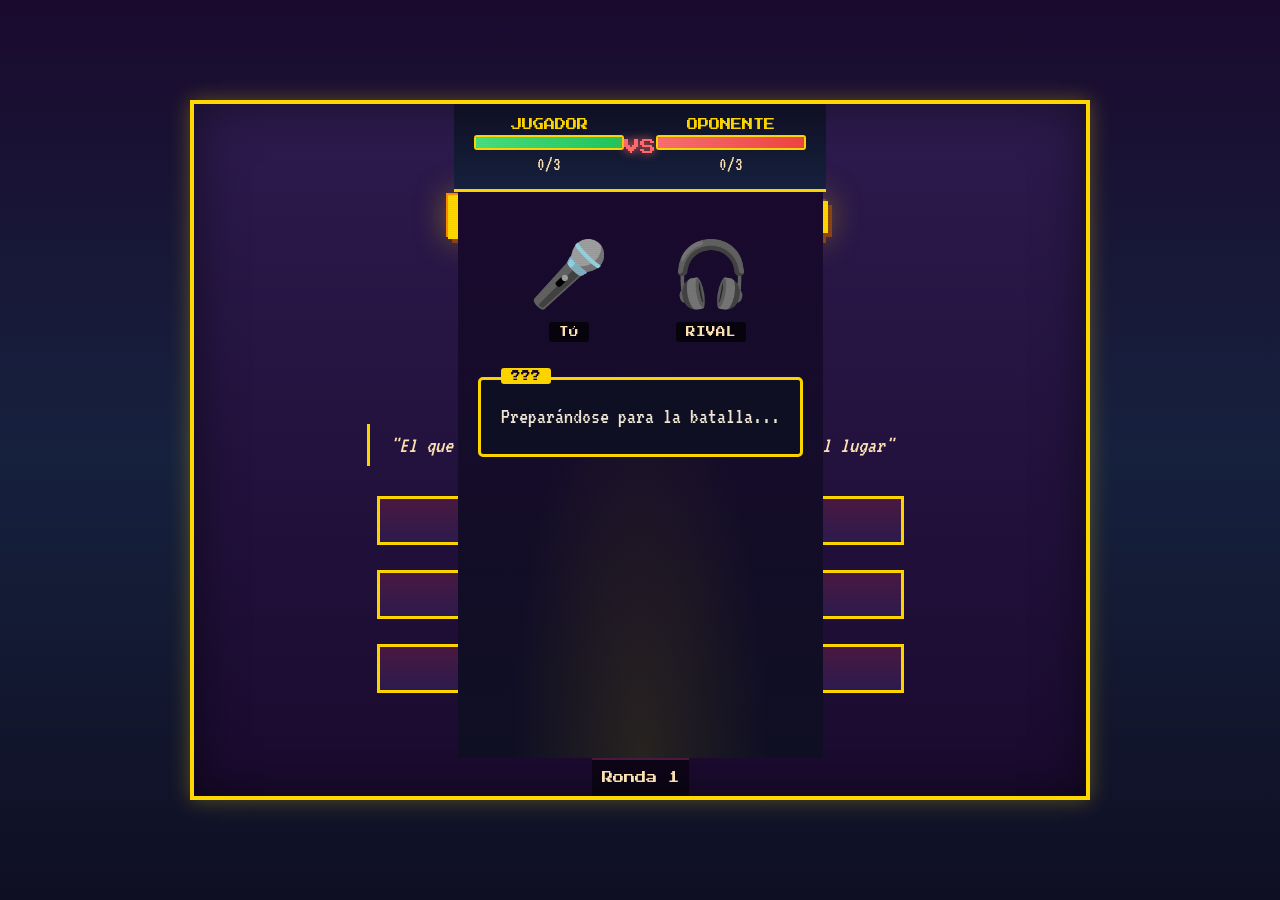
<file: index.html>
<!DOCTYPE html>
<html lang="es">
<head>
    <meta charset="UTF-8">
    <meta name="viewport" content="width=device-width, initial-scale=1.0">
    <title>Es Épico - Duelo de Versos</title>
    <link rel="stylesheet" href="css/style.css">
    <link href="https://fonts.googleapis.com/css2?family=Press+Start+2P&family=VT323&display=swap" rel="stylesheet">
</head>
<body>
    <div id="game-container">
        <!-- Pantalla de título -->
        <div id="title-screen" class="screen active">
            <div class="title-content">
                <h1 class="game-title">ES ÉPICO</h1>
                <h2 class="subtitle">Duelo de Versos</h2>
                <div class="title-art">
                    <pre class="ascii-art">
    ╔═══════════════════════════════════╗
    ║   🎤 CANCERBERO vs TIRONE 🎤    ║
    ║         ⚔️  BATALLA  ⚔️          ║
    ╚═══════════════════════════════════╝
                    </pre>
                </div>
                <p class="intro-text">
                    "El que no sepa replicar... pierde su honor en el lugar"
                </p>
                <div class="menu-buttons">
                    <button onclick="game.startNewGame()">NUEVA PARTIDA</button>
                    <button onclick="game.showInstructions()">INSTRUCCIONES</button>
                    <button onclick="game.showCredits()">CRÉDITOS</button>
                </div>
            </div>
        </div>

        <!-- Pantalla de instrucciones -->
        <div id="instructions-screen" class="screen">
            <div class="panel">
                <h2>📜 CÓMO JUGAR</h2>
                <div class="instructions-content">
                    <p><strong>Estás en una batalla de rap épica.</strong></p>
                    <p>Tu oponente lanzará un verso y deberás elegir la respuesta correcta para contrarrestarlo.</p>
                    <br>
                    <p>🎯 <strong>REGLAS:</strong></p>
                    <ul>
                        <li>Cada verso tiene UNA respuesta que lo derrota</li>
                        <li>Aprende los versos de tus rivales</li>
                        <li>Usa sus propias rimas en su contra</li>
                        <li>Gana 3 intercambios para vencer al oponente</li>
                    </ul>
                    <br>
                    <p>💡 <strong>CONSEJO:</strong> Como en Monkey Island, memoriza qué respuesta funciona contra cada verso.</p>
                </div>
                <button onclick="game.backToTitle()">VOLVER</button>
            </div>
        </div>

        <!-- Pantalla de créditos -->
        <div id="credits-screen" class="screen">
            <div class="panel">
                <h2>🎵 CRÉDITOS</h2>
                <div class="credits-content">
                    <p><strong>Inspirado en:</strong></p>
                    <p>"Es Épico" - Cancerbero ft. Tirone José González</p>
                    <br>
                    <p><strong>Mecánica basada en:</strong></p>
                    <p>Los duelos de insultos de "The Secret of Monkey Island"</p>
                    <br>
                    <p><strong>En memoria de:</strong></p>
                    <p>Tirone José González Orama "Cancerbero"</p>
                    <p>(1988 - 2015)</p>
                    <br>
                    <p class="quote">"Pensando en voz alta, se piensa mejor"</p>
                </div>
                <button onclick="game.backToTitle()">VOLVER</button>
            </div>
        </div>

        <!-- Pantalla de selección de personaje -->
        <div id="character-select" class="screen">
            <div class="panel">
                <h2>🎤 ELIGE TU GUERRERO</h2>
                <div class="character-options">
                    <div class="character-card" onclick="game.selectCharacter('cancerbero')">
                        <div class="character-portrait">🎤</div>
                        <h3>CANCERBERO</h3>
                        <p>"El poeta de las calles"</p>
                        <p class="stats">Lírica: ⭐⭐⭐⭐⭐</p>
                    </div>
                    <div class="character-card" onclick="game.selectCharacter('tirone')">
                        <div class="character-portrait">🎧</div>
                        <h3>TIRONE</h3>
                        <p>"La voz del barrio"</p>
                        <p class="stats">Flow: ⭐⭐⭐⭐⭐</p>
                    </div>
                </div>
            </div>
        </div>

        <!-- Pantalla de batalla -->
        <div id="battle-screen" class="screen">
            <div class="battle-hud">
                <div class="fighter-info player-info">
                    <span class="fighter-name" id="player-name">JUGADOR</span>
                    <div class="health-bar">
                        <div class="health-fill player-health" id="player-health"></div>
                    </div>
                    <span class="wins" id="player-wins">0/3</span>
                </div>
                <div class="vs-badge">VS</div>
                <div class="fighter-info enemy-info">
                    <span class="fighter-name" id="enemy-name">OPONENTE</span>
                    <div class="health-bar">
                        <div class="health-fill enemy-health" id="enemy-health"></div>
                    </div>
                    <span class="wins" id="enemy-wins">0/3</span>
                </div>
            </div>

            <div class="battle-arena">
                <div class="character-display">
                    <div class="character player-char" id="player-sprite">
                        <div class="sprite">🎤</div>
                        <div class="name-tag" id="player-tag">TÚ</div>
                    </div>
                    <div class="character enemy-char" id="enemy-sprite">
                        <div class="sprite">🎧</div>
                        <div class="name-tag" id="enemy-tag">RIVAL</div>
                    </div>
                </div>

                <div class="dialogue-box" id="dialogue-box">
                    <div class="speaker" id="speaker-name">???</div>
                    <div class="dialogue-text" id="dialogue-text">
                        Preparándose para la batalla...
                    </div>
                </div>

                <div class="response-options" id="response-options">
                    <!-- Las opciones se generan dinámicamente -->
                </div>
            </div>

            <div class="round-indicator">
                <span id="round-number">Ronda 1</span>
            </div>
        </div>

        <!-- Pantalla de resultado de ronda -->
        <div id="round-result" class="screen">
            <div class="panel result-panel">
                <h2 id="result-title">RESULTADO</h2>
                <div class="result-content">
                    <p id="result-verse"></p>
                    <p id="result-response"></p>
                    <p id="result-message"></p>
                </div>
                <button onclick="game.continueAfterResult()">CONTINUAR</button>
            </div>
        </div>

        <!-- Pantalla de victoria -->
        <div id="victory-screen" class="screen">
            <div class="panel victory-panel">
                <h2>🏆 ¡VICTORIA! 🏆</h2>
                <div class="victory-content">
                    <pre class="ascii-art victory-art">
    ★ ★ ★ ★ ★ ★ ★ ★ ★
    ★   CAMPEÓN DE   ★
    ★   LOS VERSOS   ★
    ★ ★ ★ ★ ★ ★ ★ ★ ★
                    </pre>
                    <p id="victory-message">¡Has demostrado tu dominio lírico!</p>
                    <p id="victory-stats"></p>
                </div>
                <div class="menu-buttons">
                    <button onclick="game.nextOpponent()">SIGUIENTE OPONENTE</button>
                    <button onclick="game.backToTitle()">MENÚ PRINCIPAL</button>
                </div>
            </div>
        </div>

        <!-- Pantalla de derrota -->
        <div id="defeat-screen" class="screen">
            <div class="panel defeat-panel">
                <h2>💀 DERROTA 💀</h2>
                <div class="defeat-content">
                    <p>"El que no sepa replicar, pierde su honor en el lugar"</p>
                    <p id="defeat-message">Tu oponente ha demostrado ser superior...</p>
                </div>
                <div class="menu-buttons">
                    <button onclick="game.retryBattle()">REINTENTAR</button>
                    <button onclick="game.backToTitle()">MENÚ PRINCIPAL</button>
                </div>
            </div>
        </div>

        <!-- Pantalla de final del juego -->
        <div id="game-complete" class="screen">
            <div class="panel complete-panel">
                <h2>🎵 ES ÉPICO 🎵</h2>
                <div class="complete-content">
                    <pre class="ascii-art">
    ╔════════════════════════════════╗
    ║  HAS COMPLETADO TODAS LAS     ║
    ║  BATALLAS Y DEMOSTRADO SER    ║
    ║  EL MAESTRO DE LOS VERSOS     ║
    ╚════════════════════════════════╝
                    </pre>
                    <p class="final-quote">
                        "Yo rapeo por hambre de justicia,<br>
                        porque mi código de honor no bota la noticia"
                    </p>
                    <p class="tribute">- Cancerbero</p>
                </div>
                <button onclick="game.backToTitle()">VOLVER AL INICIO</button>
            </div>
        </div>
    </div>

    <script src="js/verses.js"></script>
    <script src="js/game.js"></script>
</body>
</html>
</file>
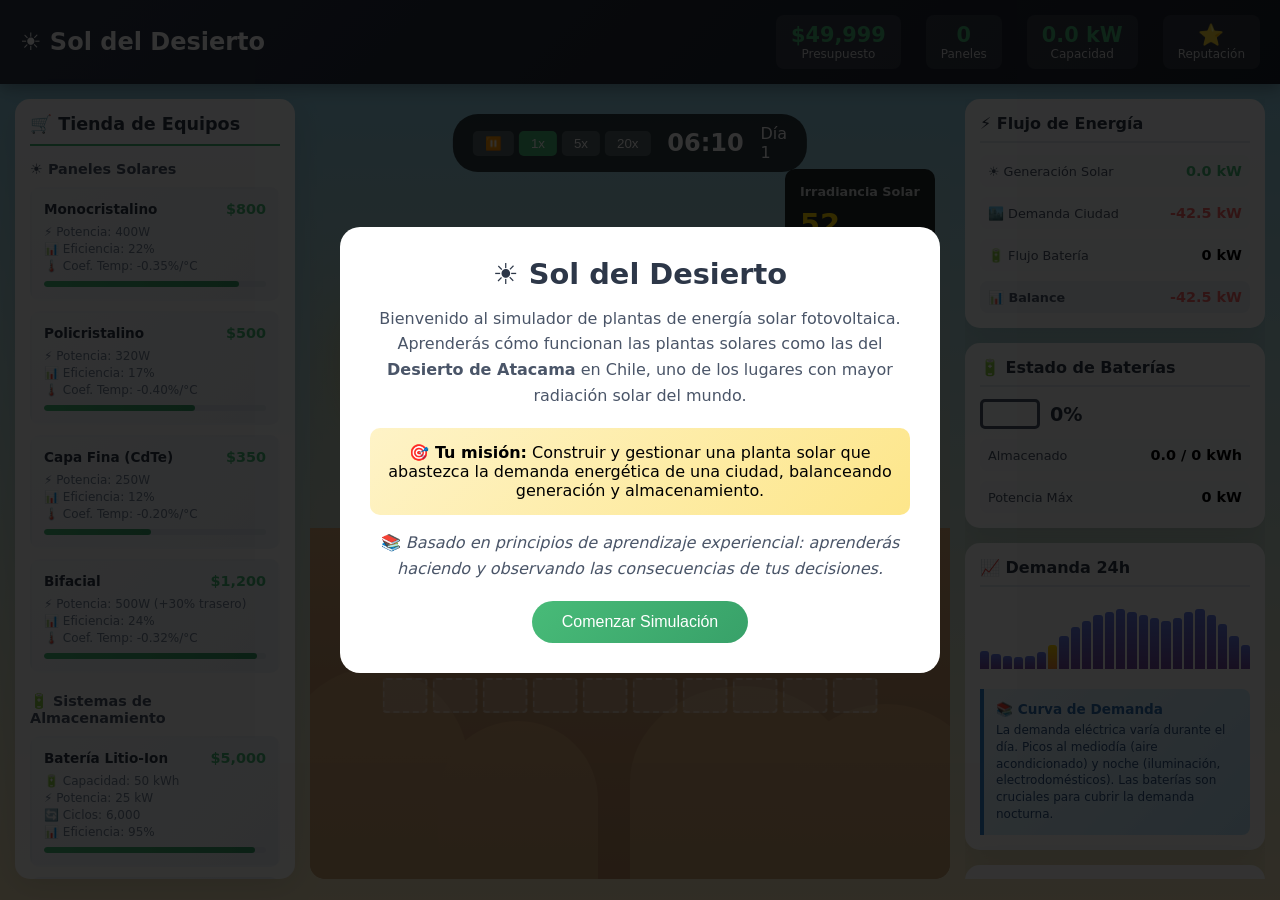
<file: sol-del-desierto/index.html>
<!DOCTYPE html>
<html lang="es">
<head>
    <meta charset="UTF-8">
    <meta name="viewport" content="width=device-width, initial-scale=1.0">
    <title>Sol del Desierto - Simulador de Planta Solar</title>
    <style>
        * {
            margin: 0;
            padding: 0;
            box-sizing: border-box;
        }

        :root {
            --sun-color: #FFD700;
            --desert-light: #F4E4BC;
            --desert-dark: #D4A574;
            --panel-blue: #1a365d;
            --energy-green: #48bb78;
            --energy-red: #f56565;
            --battery-yellow: #ecc94b;
            --night-blue: #1a202c;
        }

        body {
            font-family: 'Segoe UI', system-ui, sans-serif;
            background: linear-gradient(180deg, #87CEEB 0%, #F4E4BC 100%);
            min-height: 100vh;
            overflow-x: hidden;
            transition: background 2s ease;
        }

        body.night {
            background: linear-gradient(180deg, #0f0c29 0%, #302b63 50%, #24243e 100%);
        }

        /* Header */
        .header {
            background: linear-gradient(135deg, #2d3748 0%, #1a202c 100%);
            color: white;
            padding: 15px 20px;
            display: flex;
            justify-content: space-between;
            align-items: center;
            box-shadow: 0 4px 15px rgba(0,0,0,0.3);
        }

        .header h1 {
            font-size: 1.5rem;
            display: flex;
            align-items: center;
            gap: 10px;
        }

        .header-stats {
            display: flex;
            gap: 25px;
        }

        .stat-box {
            text-align: center;
            background: rgba(255,255,255,0.1);
            padding: 8px 15px;
            border-radius: 8px;
        }

        .stat-box .value {
            font-size: 1.3rem;
            font-weight: bold;
            color: var(--energy-green);
        }

        .stat-box .label {
            font-size: 0.75rem;
            opacity: 0.8;
        }

        /* Main Container */
        .main-container {
            display: grid;
            grid-template-columns: 280px 1fr 300px;
            gap: 15px;
            padding: 15px;
            max-width: 1600px;
            margin: 0 auto;
        }

        /* Left Panel - Shop */
        .shop-panel {
            background: rgba(255,255,255,0.95);
            border-radius: 15px;
            padding: 15px;
            box-shadow: 0 8px 32px rgba(0,0,0,0.1);
            max-height: calc(100vh - 120px);
            overflow-y: auto;
        }

        .shop-panel h2 {
            color: #2d3748;
            margin-bottom: 15px;
            padding-bottom: 10px;
            border-bottom: 2px solid var(--energy-green);
            font-size: 1.1rem;
        }

        .shop-category {
            margin-bottom: 20px;
        }

        .shop-category h3 {
            color: #4a5568;
            font-size: 0.9rem;
            margin-bottom: 10px;
            display: flex;
            align-items: center;
            gap: 8px;
        }

        .shop-item {
            background: linear-gradient(135deg, #f7fafc 0%, #edf2f7 100%);
            border-radius: 10px;
            padding: 12px;
            margin-bottom: 10px;
            cursor: pointer;
            transition: all 0.3s ease;
            border: 2px solid transparent;
        }

        .shop-item:hover {
            transform: translateY(-2px);
            box-shadow: 0 4px 12px rgba(0,0,0,0.15);
            border-color: var(--energy-green);
        }

        .shop-item.selected {
            border-color: var(--sun-color);
            background: linear-gradient(135deg, #fefcbf 0%, #faf089 100%);
        }

        .shop-item-header {
            display: flex;
            justify-content: space-between;
            align-items: center;
            margin-bottom: 8px;
        }

        .shop-item-name {
            font-weight: bold;
            color: #2d3748;
            font-size: 0.85rem;
        }

        .shop-item-price {
            color: var(--energy-green);
            font-weight: bold;
            font-size: 0.9rem;
        }

        .shop-item-stats {
            font-size: 0.75rem;
            color: #718096;
        }

        .shop-item-stats span {
            display: block;
            margin-top: 3px;
        }

        .efficiency-bar {
            height: 6px;
            background: #e2e8f0;
            border-radius: 3px;
            margin-top: 8px;
            overflow: hidden;
        }

        .efficiency-fill {
            height: 100%;
            background: linear-gradient(90deg, var(--energy-green), #38a169);
            border-radius: 3px;
            transition: width 0.3s ease;
        }

        /* Center - Desert View */
        .desert-view {
            background: linear-gradient(180deg, transparent 0%, rgba(212,165,116,0.3) 100%);
            border-radius: 15px;
            position: relative;
            min-height: 500px;
            overflow: hidden;
        }

        .sky {
            position: absolute;
            top: 0;
            left: 0;
            right: 0;
            height: 60%;
            transition: all 2s ease;
        }

        .sun {
            position: absolute;
            width: 80px;
            height: 80px;
            background: radial-gradient(circle, #FFD700 0%, #FFA500 50%, transparent 70%);
            border-radius: 50%;
            transition: all 0.5s ease;
            box-shadow: 0 0 60px #FFD700, 0 0 100px #FFA500;
            z-index: 5;
        }

        .moon {
            position: absolute;
            width: 60px;
            height: 60px;
            background: radial-gradient(circle at 30% 30%, #f0f0f0 0%, #c0c0c0 100%);
            border-radius: 50%;
            box-shadow: 0 0 30px rgba(255,255,255,0.5);
            opacity: 0;
            transition: all 0.5s ease;
            z-index: 5;
        }

        body.night .moon {
            opacity: 1;
        }

        .stars {
            position: absolute;
            top: 0;
            left: 0;
            right: 0;
            height: 60%;
            opacity: 0;
            transition: opacity 2s ease;
        }

        body.night .stars {
            opacity: 1;
        }

        .star {
            position: absolute;
            background: white;
            border-radius: 50%;
            animation: twinkle 2s infinite;
        }

        @keyframes twinkle {
            0%, 100% { opacity: 0.3; }
            50% { opacity: 1; }
        }

        .desert-ground {
            position: absolute;
            bottom: 0;
            left: 0;
            right: 0;
            height: 45%;
            background: linear-gradient(180deg, #D4A574 0%, #C4956A 50%, #B8895E 100%);
            border-radius: 0 0 15px 15px;
        }

        .dunes {
            position: absolute;
            bottom: 0;
            left: 0;
            right: 0;
            height: 100%;
        }

        .dune {
            position: absolute;
            bottom: 0;
            background: linear-gradient(180deg, #D4A574 0%, #C9A06F 100%);
            border-radius: 50% 50% 0 0;
        }

        .solar-grid {
            position: absolute;
            bottom: 20%;
            left: 50%;
            transform: translateX(-50%);
            display: grid;
            grid-template-columns: repeat(10, 1fr);
            grid-template-rows: repeat(5, 1fr);
            gap: 5px;
            padding: 10px;
        }

        .grid-cell {
            width: 45px;
            height: 35px;
            background: rgba(255,255,255,0.2);
            border: 2px dashed rgba(255,255,255,0.4);
            border-radius: 4px;
            cursor: pointer;
            transition: all 0.3s ease;
            display: flex;
            align-items: center;
            justify-content: center;
        }

        .grid-cell:hover {
            background: rgba(72, 187, 120, 0.3);
            border-color: var(--energy-green);
        }

        .grid-cell.has-panel {
            background: linear-gradient(135deg, #1a365d 0%, #2c5282 100%);
            border: none;
            box-shadow: 0 2px 8px rgba(0,0,0,0.3);
        }

        .grid-cell.has-panel::before {
            content: '';
            width: 90%;
            height: 80%;
            background: linear-gradient(135deg, #2b6cb0 0%, #4299e1 50%, #2b6cb0 100%);
            border-radius: 2px;
            display: flex;
            align-items: center;
            justify-content: center;
        }

        .grid-cell.has-battery {
            background: linear-gradient(135deg, #744210 0%, #975a16 100%);
            border: none;
        }

        .grid-cell.has-battery::before {
            content: '🔋';
            font-size: 20px;
        }

        /* Time Controls */
        .time-control {
            position: absolute;
            top: 15px;
            left: 50%;
            transform: translateX(-50%);
            background: rgba(0,0,0,0.7);
            padding: 10px 20px;
            border-radius: 25px;
            display: flex;
            align-items: center;
            gap: 15px;
            color: white;
            z-index: 10;
        }

        .time-display {
            font-size: 1.5rem;
            font-weight: bold;
            min-width: 80px;
            text-align: center;
        }

        .speed-controls {
            display: flex;
            gap: 5px;
        }

        .speed-btn {
            background: rgba(255,255,255,0.2);
            border: none;
            color: white;
            padding: 5px 12px;
            border-radius: 5px;
            cursor: pointer;
            transition: all 0.3s ease;
        }

        .speed-btn:hover, .speed-btn.active {
            background: var(--energy-green);
        }

        /* Irradiance Meter */
        .irradiance-meter {
            position: absolute;
            top: 70px;
            right: 15px;
            background: rgba(0,0,0,0.8);
            padding: 15px;
            border-radius: 10px;
            color: white;
            z-index: 10;
            min-width: 150px;
        }

        .irradiance-meter h4 {
            font-size: 0.8rem;
            opacity: 0.8;
            margin-bottom: 8px;
        }

        .irradiance-value {
            font-size: 1.8rem;
            font-weight: bold;
            color: var(--sun-color);
        }

        .irradiance-unit {
            font-size: 0.8rem;
            opacity: 0.7;
        }

        .irradiance-bar {
            height: 8px;
            background: #2d3748;
            border-radius: 4px;
            margin-top: 10px;
            overflow: hidden;
        }

        .irradiance-fill {
            height: 100%;
            background: linear-gradient(90deg, #f56565, #ecc94b, #48bb78);
            transition: width 0.3s ease;
        }

        /* Right Panel - Info & Stats */
        .info-panel {
            display: flex;
            flex-direction: column;
            gap: 15px;
            max-height: calc(100vh - 120px);
            overflow-y: auto;
        }

        .info-card {
            background: rgba(255,255,255,0.95);
            border-radius: 15px;
            padding: 15px;
            box-shadow: 0 8px 32px rgba(0,0,0,0.1);
        }

        .info-card h3 {
            color: #2d3748;
            font-size: 1rem;
            margin-bottom: 12px;
            padding-bottom: 8px;
            border-bottom: 2px solid #e2e8f0;
            display: flex;
            align-items: center;
            gap: 8px;
        }

        /* Energy Flow Diagram */
        .energy-flow {
            display: flex;
            flex-direction: column;
            gap: 10px;
        }

        .flow-row {
            display: flex;
            align-items: center;
            justify-content: space-between;
            padding: 8px;
            background: #f7fafc;
            border-radius: 8px;
        }

        .flow-label {
            font-size: 0.8rem;
            color: #4a5568;
            display: flex;
            align-items: center;
            gap: 5px;
        }

        .flow-value {
            font-weight: bold;
            font-size: 0.9rem;
        }

        .flow-value.positive {
            color: var(--energy-green);
        }

        .flow-value.negative {
            color: var(--energy-red);
        }

        /* Battery Status */
        .battery-visual {
            display: flex;
            align-items: center;
            gap: 10px;
            margin: 10px 0;
        }

        .battery-icon {
            width: 60px;
            height: 30px;
            border: 3px solid #4a5568;
            border-radius: 5px;
            position: relative;
            overflow: hidden;
        }

        .battery-icon::after {
            content: '';
            position: absolute;
            right: -8px;
            top: 50%;
            transform: translateY(-50%);
            width: 5px;
            height: 12px;
            background: #4a5568;
            border-radius: 0 2px 2px 0;
        }

        .battery-level {
            height: 100%;
            background: linear-gradient(90deg, var(--energy-green), #38a169);
            transition: width 0.5s ease;
        }

        .battery-level.low {
            background: linear-gradient(90deg, var(--energy-red), #c53030);
        }

        .battery-level.medium {
            background: linear-gradient(90deg, var(--battery-yellow), #d69e2e);
        }

        .battery-percentage {
            font-size: 1.2rem;
            font-weight: bold;
            color: #2d3748;
        }

        /* Demand Chart */
        .demand-chart {
            height: 80px;
            display: flex;
            align-items: flex-end;
            gap: 2px;
            padding: 10px 0;
        }

        .demand-bar {
            flex: 1;
            background: linear-gradient(180deg, #667eea 0%, #764ba2 100%);
            border-radius: 3px 3px 0 0;
            transition: height 0.3s ease;
            min-height: 5px;
        }

        .demand-bar.current {
            background: linear-gradient(180deg, var(--sun-color) 0%, #ed8936 100%);
        }

        /* Educational Tips */
        .tip-box {
            background: linear-gradient(135deg, #ebf8ff 0%, #bee3f8 100%);
            border-left: 4px solid #3182ce;
            padding: 12px;
            border-radius: 0 8px 8px 0;
            margin-top: 10px;
        }

        .tip-box h4 {
            color: #2b6cb0;
            font-size: 0.85rem;
            margin-bottom: 5px;
            display: flex;
            align-items: center;
            gap: 5px;
        }

        .tip-box p {
            font-size: 0.75rem;
            color: #2c5282;
            line-height: 1.4;
        }

        /* Comparison Table */
        .comparison-table {
            width: 100%;
            font-size: 0.75rem;
            border-collapse: collapse;
        }

        .comparison-table th {
            background: #edf2f7;
            padding: 8px 5px;
            text-align: left;
            color: #4a5568;
        }

        .comparison-table td {
            padding: 6px 5px;
            border-bottom: 1px solid #e2e8f0;
        }

        .comparison-table tr:hover {
            background: #f7fafc;
        }

        /* Notifications */
        .notification {
            position: fixed;
            bottom: 20px;
            left: 50%;
            transform: translateX(-50%);
            background: rgba(45, 55, 72, 0.95);
            color: white;
            padding: 15px 25px;
            border-radius: 10px;
            box-shadow: 0 8px 32px rgba(0,0,0,0.3);
            z-index: 100;
            animation: slideUp 0.5s ease;
            max-width: 400px;
            text-align: center;
        }

        @keyframes slideUp {
            from { transform: translateX(-50%) translateY(100px); opacity: 0; }
            to { transform: translateX(-50%) translateY(0); opacity: 1; }
        }

        .notification.success {
            border-left: 4px solid var(--energy-green);
        }

        .notification.warning {
            border-left: 4px solid var(--battery-yellow);
        }

        .notification.error {
            border-left: 4px solid var(--energy-red);
        }

        /* Tutorial Overlay */
        .tutorial-overlay {
            position: fixed;
            top: 0;
            left: 0;
            right: 0;
            bottom: 0;
            background: rgba(0,0,0,0.8);
            z-index: 1000;
            display: flex;
            align-items: center;
            justify-content: center;
        }

        .tutorial-card {
            background: white;
            padding: 30px;
            border-radius: 20px;
            max-width: 600px;
            text-align: center;
            animation: fadeIn 0.5s ease;
        }

        @keyframes fadeIn {
            from { opacity: 0; transform: scale(0.9); }
            to { opacity: 1; transform: scale(1); }
        }

        .tutorial-card h2 {
            color: #2d3748;
            margin-bottom: 15px;
            font-size: 1.8rem;
        }

        .tutorial-card p {
            color: #4a5568;
            margin-bottom: 20px;
            line-height: 1.6;
        }

        .tutorial-card .highlight {
            background: linear-gradient(135deg, #fef3c7 0%, #fde68a 100%);
            padding: 15px;
            border-radius: 10px;
            margin: 15px 0;
        }

        .tutorial-btn {
            background: linear-gradient(135deg, var(--energy-green) 0%, #38a169 100%);
            color: white;
            border: none;
            padding: 12px 30px;
            border-radius: 25px;
            font-size: 1rem;
            cursor: pointer;
            transition: all 0.3s ease;
        }

        .tutorial-btn:hover {
            transform: translateY(-2px);
            box-shadow: 0 8px 20px rgba(72, 187, 120, 0.4);
        }

        /* Achievements */
        .achievement-popup {
            position: fixed;
            top: 20px;
            right: 20px;
            background: linear-gradient(135deg, #fef3c7 0%, #fde68a 100%);
            padding: 20px;
            border-radius: 15px;
            box-shadow: 0 8px 32px rgba(0,0,0,0.2);
            z-index: 100;
            animation: slideIn 0.5s ease;
            display: flex;
            align-items: center;
            gap: 15px;
        }

        @keyframes slideIn {
            from { transform: translateX(100px); opacity: 0; }
            to { transform: translateX(0); opacity: 1; }
        }

        .achievement-icon {
            font-size: 2.5rem;
        }

        .achievement-text h4 {
            color: #744210;
            margin-bottom: 5px;
        }

        .achievement-text p {
            color: #975a16;
            font-size: 0.85rem;
        }

        /* Weather Effects */
        .weather-overlay {
            position: absolute;
            top: 0;
            left: 0;
            right: 0;
            bottom: 0;
            pointer-events: none;
            z-index: 8;
        }

        .cloud {
            position: absolute;
            background: rgba(255,255,255,0.8);
            border-radius: 50%;
            animation: float 20s infinite linear;
        }

        @keyframes float {
            from { transform: translateX(-100px); }
            to { transform: translateX(calc(100% + 100px)); }
        }

        .sandstorm {
            position: absolute;
            top: 0;
            left: 0;
            right: 0;
            bottom: 0;
            background: linear-gradient(90deg,
                transparent 0%,
                rgba(212, 165, 116, 0.3) 25%,
                rgba(212, 165, 116, 0.5) 50%,
                rgba(212, 165, 116, 0.3) 75%,
                transparent 100%);
            animation: sandstormMove 2s infinite linear;
            opacity: 0;
            transition: opacity 1s ease;
        }

        .sandstorm.active {
            opacity: 1;
        }

        @keyframes sandstormMove {
            from { transform: translateX(-100%); }
            to { transform: translateX(100%); }
        }

        /* Responsive */
        @media (max-width: 1200px) {
            .main-container {
                grid-template-columns: 1fr;
            }

            .shop-panel, .info-panel {
                max-height: none;
            }
        }
    </style>
</head>
<body>
    <!-- Tutorial Overlay -->
    <div class="tutorial-overlay" id="tutorial">
        <div class="tutorial-card">
            <h2>☀️ Sol del Desierto</h2>
            <p>Bienvenido al simulador de plantas de energía solar fotovoltaica.
               Aprenderás cómo funcionan las plantas solares como las del <strong>Desierto de Atacama</strong> en Chile,
               uno de los lugares con mayor radiación solar del mundo.</p>

            <div class="highlight">
                <strong>🎯 Tu misión:</strong> Construir y gestionar una planta solar que abastezca
                la demanda energética de una ciudad, balanceando generación y almacenamiento.
            </div>

            <p>📚 <em>Basado en principios de aprendizaje experiencial: aprenderás haciendo y
               observando las consecuencias de tus decisiones.</em></p>

            <button class="tutorial-btn" onclick="startGame()">Comenzar Simulación</button>
        </div>
    </div>

    <!-- Header -->
    <header class="header">
        <h1>☀️ Sol del Desierto</h1>
        <div class="header-stats">
            <div class="stat-box">
                <div class="value" id="money">$50,000</div>
                <div class="label">Presupuesto</div>
            </div>
            <div class="stat-box">
                <div class="value" id="totalPanels">0</div>
                <div class="label">Paneles</div>
            </div>
            <div class="stat-box">
                <div class="value" id="totalCapacity">0 kW</div>
                <div class="label">Capacidad</div>
            </div>
            <div class="stat-box">
                <div class="value" id="reputation">⭐⭐⭐</div>
                <div class="label">Reputación</div>
            </div>
        </div>
    </header>

    <!-- Main Container -->
    <div class="main-container">
        <!-- Left Panel - Shop -->
        <div class="shop-panel">
            <h2>🛒 Tienda de Equipos</h2>

            <div class="shop-category">
                <h3>☀️ Paneles Solares</h3>

                <div class="shop-item" data-type="panel" data-id="mono" onclick="selectItem(this)">
                    <div class="shop-item-header">
                        <span class="shop-item-name">Monocristalino</span>
                        <span class="shop-item-price">$800</span>
                    </div>
                    <div class="shop-item-stats">
                        <span>⚡ Potencia: 400W</span>
                        <span>📊 Eficiencia: 22%</span>
                        <span>🌡️ Coef. Temp: -0.35%/°C</span>
                    </div>
                    <div class="efficiency-bar">
                        <div class="efficiency-fill" style="width: 88%"></div>
                    </div>
                </div>

                <div class="shop-item" data-type="panel" data-id="poly" onclick="selectItem(this)">
                    <div class="shop-item-header">
                        <span class="shop-item-name">Policristalino</span>
                        <span class="shop-item-price">$500</span>
                    </div>
                    <div class="shop-item-stats">
                        <span>⚡ Potencia: 320W</span>
                        <span>📊 Eficiencia: 17%</span>
                        <span>🌡️ Coef. Temp: -0.40%/°C</span>
                    </div>
                    <div class="efficiency-bar">
                        <div class="efficiency-fill" style="width: 68%"></div>
                    </div>
                </div>

                <div class="shop-item" data-type="panel" data-id="thin" onclick="selectItem(this)">
                    <div class="shop-item-header">
                        <span class="shop-item-name">Capa Fina (CdTe)</span>
                        <span class="shop-item-price">$350</span>
                    </div>
                    <div class="shop-item-stats">
                        <span>⚡ Potencia: 250W</span>
                        <span>📊 Eficiencia: 12%</span>
                        <span>🌡️ Coef. Temp: -0.20%/°C</span>
                    </div>
                    <div class="efficiency-bar">
                        <div class="efficiency-fill" style="width: 48%"></div>
                    </div>
                </div>

                <div class="shop-item" data-type="panel" data-id="bifacial" onclick="selectItem(this)">
                    <div class="shop-item-header">
                        <span class="shop-item-name">Bifacial</span>
                        <span class="shop-item-price">$1,200</span>
                    </div>
                    <div class="shop-item-stats">
                        <span>⚡ Potencia: 500W (+30% trasero)</span>
                        <span>📊 Eficiencia: 24%</span>
                        <span>🌡️ Coef. Temp: -0.32%/°C</span>
                    </div>
                    <div class="efficiency-bar">
                        <div class="efficiency-fill" style="width: 96%"></div>
                    </div>
                </div>
            </div>

            <div class="shop-category">
                <h3>🔋 Sistemas de Almacenamiento</h3>

                <div class="shop-item" data-type="battery" data-id="lithium" onclick="selectItem(this)">
                    <div class="shop-item-header">
                        <span class="shop-item-name">Batería Litio-Ion</span>
                        <span class="shop-item-price">$5,000</span>
                    </div>
                    <div class="shop-item-stats">
                        <span>🔋 Capacidad: 50 kWh</span>
                        <span>⚡ Potencia: 25 kW</span>
                        <span>🔄 Ciclos: 6,000</span>
                        <span>📊 Eficiencia: 95%</span>
                    </div>
                    <div class="efficiency-bar">
                        <div class="efficiency-fill" style="width: 95%"></div>
                    </div>
                </div>

                <div class="shop-item" data-type="battery" data-id="lfp" onclick="selectItem(this)">
                    <div class="shop-item-header">
                        <span class="shop-item-name">Batería LFP (LiFePO4)</span>
                        <span class="shop-item-price">$6,500</span>
                    </div>
                    <div class="shop-item-stats">
                        <span>🔋 Capacidad: 60 kWh</span>
                        <span>⚡ Potencia: 30 kW</span>
                        <span>🔄 Ciclos: 10,000</span>
                        <span>📊 Eficiencia: 92%</span>
                        <span>🌡️ Mejor en calor extremo</span>
                    </div>
                    <div class="efficiency-bar">
                        <div class="efficiency-fill" style="width: 92%"></div>
                    </div>
                </div>

                <div class="shop-item" data-type="battery" data-id="sodium" onclick="selectItem(this)">
                    <div class="shop-item-header">
                        <span class="shop-item-name">Batería Sodio-Ion</span>
                        <span class="shop-item-price">$3,500</span>
                    </div>
                    <div class="shop-item-stats">
                        <span>🔋 Capacidad: 40 kWh</span>
                        <span>⚡ Potencia: 20 kW</span>
                        <span>🔄 Ciclos: 5,000</span>
                        <span>📊 Eficiencia: 88%</span>
                        <span>🌍 Más sostenible</span>
                    </div>
                    <div class="efficiency-bar">
                        <div class="efficiency-fill" style="width: 75%"></div>
                    </div>
                </div>

                <div class="shop-item" data-type="battery" data-id="flow" onclick="selectItem(this)">
                    <div class="shop-item-header">
                        <span class="shop-item-name">Batería de Flujo (Vanadio)</span>
                        <span class="shop-item-price">$15,000</span>
                    </div>
                    <div class="shop-item-stats">
                        <span>🔋 Capacidad: 200 kWh</span>
                        <span>⚡ Potencia: 50 kW</span>
                        <span>🔄 Ciclos: 20,000+</span>
                        <span>📊 Eficiencia: 75%</span>
                        <span>📈 Escalable independiente</span>
                    </div>
                    <div class="efficiency-bar">
                        <div class="efficiency-fill" style="width: 75%"></div>
                    </div>
                </div>
            </div>

            <div class="tip-box">
                <h4>💡 Dato Educativo</h4>
                <p id="shopTip">El Desierto de Atacama recibe hasta 3,000 kWh/m² de radiación solar anual,
                   casi el doble que Europa Central. ¡Por eso es ideal para plantas solares!</p>
            </div>
        </div>

        <!-- Center - Desert View -->
        <div class="desert-view">
            <!-- Time Control -->
            <div class="time-control">
                <div class="speed-controls">
                    <button class="speed-btn" onclick="setSpeed(0)">⏸️</button>
                    <button class="speed-btn active" onclick="setSpeed(1)">1x</button>
                    <button class="speed-btn" onclick="setSpeed(5)">5x</button>
                    <button class="speed-btn" onclick="setSpeed(20)">20x</button>
                </div>
                <div class="time-display" id="timeDisplay">12:00</div>
                <div id="dayCounter">Día 1</div>
            </div>

            <!-- Irradiance Meter -->
            <div class="irradiance-meter">
                <h4>Irradiancia Solar</h4>
                <div class="irradiance-value" id="irradianceValue">1000</div>
                <span class="irradiance-unit">W/m²</span>
                <div class="irradiance-bar">
                    <div class="irradiance-fill" id="irradianceFill" style="width: 100%"></div>
                </div>
            </div>

            <!-- Sky Elements -->
            <div class="sky">
                <div class="sun" id="sun"></div>
                <div class="moon" id="moon"></div>
                <div class="stars" id="stars"></div>
            </div>

            <!-- Weather Overlay -->
            <div class="weather-overlay">
                <div class="sandstorm" id="sandstorm"></div>
            </div>

            <!-- Desert Ground -->
            <div class="desert-ground">
                <div class="dunes">
                    <div class="dune" style="left: -5%; width: 30%; height: 60%;"></div>
                    <div class="dune" style="left: 20%; width: 25%; height: 45%;"></div>
                    <div class="dune" style="left: 50%; width: 35%; height: 55%;"></div>
                    <div class="dune" style="left: 75%; width: 30%; height: 50%;"></div>
                </div>
            </div>

            <!-- Solar Grid -->
            <div class="solar-grid" id="solarGrid"></div>
        </div>

        <!-- Right Panel - Info & Stats -->
        <div class="info-panel">
            <!-- Energy Flow -->
            <div class="info-card">
                <h3>⚡ Flujo de Energía</h3>
                <div class="energy-flow">
                    <div class="flow-row">
                        <span class="flow-label">☀️ Generación Solar</span>
                        <span class="flow-value positive" id="generation">0 kW</span>
                    </div>
                    <div class="flow-row">
                        <span class="flow-label">🏙️ Demanda Ciudad</span>
                        <span class="flow-value negative" id="demand">-50 kW</span>
                    </div>
                    <div class="flow-row">
                        <span class="flow-label">🔋 Flujo Batería</span>
                        <span class="flow-value" id="batteryFlow">0 kW</span>
                    </div>
                    <div class="flow-row" style="background: #edf2f7; font-weight: bold;">
                        <span class="flow-label">📊 Balance</span>
                        <span class="flow-value" id="balance">-50 kW</span>
                    </div>
                </div>
            </div>

            <!-- Battery Status -->
            <div class="info-card">
                <h3>🔋 Estado de Baterías</h3>
                <div class="battery-visual">
                    <div class="battery-icon">
                        <div class="battery-level" id="batteryLevel" style="width: 50%"></div>
                    </div>
                    <span class="battery-percentage" id="batteryPercentage">50%</span>
                </div>
                <div class="energy-flow">
                    <div class="flow-row">
                        <span class="flow-label">Almacenado</span>
                        <span class="flow-value" id="batteryStored">0 / 0 kWh</span>
                    </div>
                    <div class="flow-row">
                        <span class="flow-label">Potencia Máx</span>
                        <span class="flow-value" id="batteryPower">0 kW</span>
                    </div>
                </div>
            </div>

            <!-- Demand Chart -->
            <div class="info-card">
                <h3>📈 Demanda 24h</h3>
                <div class="demand-chart" id="demandChart"></div>
                <div class="tip-box">
                    <h4>📚 Curva de Demanda</h4>
                    <p>La demanda eléctrica varía durante el día. Picos al mediodía (aire acondicionado)
                       y noche (iluminación, electrodomésticos). Las baterías son cruciales para
                       cubrir la demanda nocturna.</p>
                </div>
            </div>

            <!-- Technology Comparison -->
            <div class="info-card">
                <h3>📊 Comparación de Tecnologías</h3>
                <table class="comparison-table">
                    <thead>
                        <tr>
                            <th>Batería</th>
                            <th>$/kWh</th>
                            <th>Vida</th>
                            <th>Efic.</th>
                        </tr>
                    </thead>
                    <tbody>
                        <tr>
                            <td>Litio-Ion</td>
                            <td>$100</td>
                            <td>15 años</td>
                            <td>95%</td>
                        </tr>
                        <tr>
                            <td>LFP</td>
                            <td>$108</td>
                            <td>20+ años</td>
                            <td>92%</td>
                        </tr>
                        <tr>
                            <td>Sodio-Ion</td>
                            <td>$87</td>
                            <td>12 años</td>
                            <td>88%</td>
                        </tr>
                        <tr>
                            <td>Flujo</td>
                            <td>$75</td>
                            <td>25+ años</td>
                            <td>75%</td>
                        </tr>
                    </tbody>
                </table>
                <div class="tip-box">
                    <h4>💡 ¿Sabías que?</h4>
                    <p id="batteryTip">Las baterías de flujo de vanadio pueden escalar capacidad (kWh)
                       y potencia (kW) de forma independiente. Ideal para almacenamiento a gran escala.</p>
                </div>
            </div>

            <!-- Daily Stats -->
            <div class="info-card">
                <h3>📆 Estadísticas del Día</h3>
                <div class="energy-flow">
                    <div class="flow-row">
                        <span class="flow-label">Energía Generada</span>
                        <span class="flow-value positive" id="dailyGenerated">0 kWh</span>
                    </div>
                    <div class="flow-row">
                        <span class="flow-label">Energía Consumida</span>
                        <span class="flow-value negative" id="dailyConsumed">0 kWh</span>
                    </div>
                    <div class="flow-row">
                        <span class="flow-label">Ingresos</span>
                        <span class="flow-value positive" id="dailyIncome">$0</span>
                    </div>
                    <div class="flow-row">
                        <span class="flow-label">Déficit (comprado)</span>
                        <span class="flow-value negative" id="dailyDeficit">$0</span>
                    </div>
                </div>
            </div>
        </div>
    </div>

    <script>
        // ==================== GAME STATE ====================
        const state = {
            money: 50000,
            day: 1,
            hour: 6, // Start at 6 AM
            minute: 0,
            speed: 1, // Game speed multiplier
            paused: false,

            // Grid state (10x5 = 50 cells)
            grid: Array(50).fill(null),

            // Equipment stats
            panels: {
                mono: { count: 0, power: 400, efficiency: 0.22, tempCoef: -0.0035, price: 800 },
                poly: { count: 0, power: 320, efficiency: 0.17, tempCoef: -0.0040, price: 500 },
                thin: { count: 0, power: 250, efficiency: 0.12, tempCoef: -0.0020, price: 350 },
                bifacial: { count: 0, power: 500, efficiency: 0.24, tempCoef: -0.0032, price: 1200, bonus: 1.3 }
            },

            batteries: {
                lithium: { count: 0, capacity: 50, power: 25, efficiency: 0.95, cycles: 6000, price: 5000 },
                lfp: { count: 0, capacity: 60, power: 30, efficiency: 0.92, cycles: 10000, price: 6500 },
                sodium: { count: 0, capacity: 40, power: 20, efficiency: 0.88, cycles: 5000, price: 3500 },
                flow: { count: 0, capacity: 200, power: 50, efficiency: 0.75, cycles: 20000, price: 15000 }
            },

            // Current energy state
            batteryCharge: 0, // kWh stored
            totalBatteryCapacity: 0, // kWh max
            totalBatteryPower: 0, // kW max charge/discharge rate
            batteryEfficiency: 0.9, // Weighted average

            // Weather
            weather: 'clear', // clear, cloudy, sandstorm
            temperature: 35, // Celsius

            // Daily stats
            dailyGenerated: 0,
            dailyConsumed: 0,
            dailyIncome: 0,
            dailyDeficit: 0,

            // Achievements
            achievements: [],

            // Selected item for placement
            selectedItem: null,
            selectedType: null
        };

        // ==================== CONSTANTS ====================
        const ATACAMA_MAX_IRRADIANCE = 1200; // W/m² - Higher than average due to altitude and clear skies
        const ELECTRICITY_SELL_PRICE = 0.08; // $/kWh
        const ELECTRICITY_BUY_PRICE = 0.15; // $/kWh (more expensive to buy than sell)

        // Demand curve (kW per hour, 24 hours)
        const DEMAND_CURVE = [
            30, 25, 22, 20, 22, 28, // 00:00 - 05:00
            40, 55, 70, 80, 90, 95, // 06:00 - 11:00
            100, 95, 90, 85, 80, 85, // 12:00 - 17:00
            95, 100, 90, 75, 55, 40  // 18:00 - 23:00
        ];

        // Educational tips
        const TIPS = {
            panel: [
                "Los paneles monocristalinos tienen mayor eficiencia porque usan silicio de alta pureza con estructura cristalina uniforme.",
                "Los paneles policristalinos son más baratos porque el proceso de fabricación es menos costoso, pero tienen menor eficiencia.",
                "Los paneles de capa fina (thin-film) funcionan mejor en climas calientes debido a su menor coeficiente de temperatura.",
                "Los paneles bifaciales capturan luz reflejada del suelo (albedo). En el desierto, la arena clara refleja hasta 30% más luz."
            ],
            battery: [
                "Las baterías de litio-ion dominan el mercado por su alta densidad energética y eficiencia del 95%.",
                "Las baterías LFP (LiFePO4) son más seguras y duraderas, ideales para climas extremos como el desierto.",
                "Las baterías de sodio-ion no usan litio ni cobalto, haciéndolas más sostenibles y económicas.",
                "Las baterías de flujo pueden durar 25+ años y escalar capacidad agregando más electrolito."
            ],
            general: [
                "El Desierto de Atacama tiene 330+ días de sol al año, ideal para energía solar.",
                "La altitud de Atacama (2,400m+) aumenta la irradiación solar por menor atmósfera.",
                "El 'duck curve' describe cómo la demanda cae cuando hay sol y sube cuando no lo hay.",
                "Chile genera más del 30% de su electricidad de fuentes solares gracias a plantas como Sol del Desierto."
            ]
        };

        // ==================== INITIALIZATION ====================
        function init() {
            createGrid();
            createStars();
            createDemandChart();
            updateDisplay();

            // Start game loop
            setInterval(gameLoop, 100); // 100ms tick
        }

        function createGrid() {
            const grid = document.getElementById('solarGrid');
            grid.innerHTML = '';

            for (let i = 0; i < 50; i++) {
                const cell = document.createElement('div');
                cell.className = 'grid-cell';
                cell.dataset.index = i;
                cell.onclick = () => placeItem(i);
                grid.appendChild(cell);
            }
        }

        function createStars() {
            const starsContainer = document.getElementById('stars');
            for (let i = 0; i < 50; i++) {
                const star = document.createElement('div');
                star.className = 'star';
                star.style.left = Math.random() * 100 + '%';
                star.style.top = Math.random() * 100 + '%';
                star.style.width = Math.random() * 3 + 1 + 'px';
                star.style.height = star.style.width;
                star.style.animationDelay = Math.random() * 2 + 's';
                starsContainer.appendChild(star);
            }
        }

        function createDemandChart() {
            const chart = document.getElementById('demandChart');
            chart.innerHTML = '';

            for (let i = 0; i < 24; i++) {
                const bar = document.createElement('div');
                bar.className = 'demand-bar';
                bar.style.height = (DEMAND_CURVE[i] / 100 * 100) + '%';
                bar.title = `${i}:00 - ${DEMAND_CURVE[i]} kW`;
                chart.appendChild(bar);
            }
        }

        // ==================== GAME LOOP ====================
        function gameLoop() {
            if (state.paused) return;

            // Advance time based on speed
            state.minute += state.speed;
            if (state.minute >= 60) {
                state.minute = 0;
                state.hour++;

                if (state.hour >= 24) {
                    state.hour = 0;
                    endDay();
                }
            }

            // Calculate energy
            const irradiance = calculateIrradiance();
            const generation = calculateGeneration(irradiance);
            const demand = getCurrentDemand();
            const balance = generation - demand;

            // Handle battery charging/discharging
            handleBatteryFlow(balance);

            // Update stats
            state.dailyGenerated += generation * (state.speed / 3600); // Convert to kWh
            state.dailyConsumed += demand * (state.speed / 3600);

            // Update display
            updateDisplay();
            updateSunPosition();
            updateDemandChart();

            // Random weather events
            if (Math.random() < 0.0001 * state.speed) {
                triggerWeatherEvent();
            }
        }

        function calculateIrradiance() {
            // Solar irradiance based on time of day (simplified model)
            const hourDecimal = state.hour + state.minute / 60;

            // Sun rises at 6, peaks at 12, sets at 18
            let irradiance = 0;

            if (hourDecimal >= 6 && hourDecimal <= 18) {
                // Sinusoidal model
                const dayProgress = (hourDecimal - 6) / 12; // 0 to 1
                irradiance = Math.sin(dayProgress * Math.PI) * ATACAMA_MAX_IRRADIANCE;
            }

            // Weather effects
            if (state.weather === 'cloudy') {
                irradiance *= 0.4;
            } else if (state.weather === 'sandstorm') {
                irradiance *= 0.2;
            }

            return Math.max(0, irradiance);
        }

        function calculateGeneration(irradiance) {
            let totalPower = 0;

            // Calculate temperature effect (desert can reach 45°C)
            const tempDelta = state.temperature - 25; // Reference is 25°C

            for (const [type, panel] of Object.entries(state.panels)) {
                if (panel.count > 0) {
                    // Base power at current irradiance
                    let power = panel.power * (irradiance / 1000) * panel.count;

                    // Temperature derating
                    power *= (1 + panel.tempCoef * tempDelta);

                    // Bifacial bonus
                    if (type === 'bifacial') {
                        power *= panel.bonus;
                    }

                    totalPower += power;
                }
            }

            return totalPower / 1000; // Convert W to kW
        }

        function getCurrentDemand() {
            const hourIndex = Math.floor(state.hour);
            const nextHour = (hourIndex + 1) % 24;
            const fraction = state.minute / 60;

            // Interpolate between hours
            return DEMAND_CURVE[hourIndex] * (1 - fraction) + DEMAND_CURVE[nextHour] * fraction;
        }

        function handleBatteryFlow(balance) {
            if (state.totalBatteryCapacity === 0) {
                // No batteries - handle deficit
                if (balance < 0) {
                    const deficit = Math.abs(balance) * (state.speed / 3600);
                    const cost = deficit * ELECTRICITY_BUY_PRICE;
                    state.money -= cost;
                    state.dailyDeficit += cost;
                } else {
                    // Sell excess
                    const excess = balance * (state.speed / 3600);
                    const income = excess * ELECTRICITY_SELL_PRICE;
                    state.money += income;
                    state.dailyIncome += income;
                }
                return;
            }

            if (balance > 0) {
                // Excess energy - charge batteries
                const chargeRate = Math.min(balance, state.totalBatteryPower);
                const chargeAmount = chargeRate * (state.speed / 3600) * state.batteryEfficiency;
                const newCharge = Math.min(state.batteryCharge + chargeAmount, state.totalBatteryCapacity);
                const actualCharged = newCharge - state.batteryCharge;
                state.batteryCharge = newCharge;

                // Sell remaining excess
                const excess = (balance - actualCharged * 3600 / state.speed) * (state.speed / 3600);
                if (excess > 0) {
                    const income = excess * ELECTRICITY_SELL_PRICE;
                    state.money += income;
                    state.dailyIncome += income;
                }
            } else {
                // Deficit - discharge batteries
                const dischargeRate = Math.min(Math.abs(balance), state.totalBatteryPower);
                const dischargeAmount = dischargeRate * (state.speed / 3600);
                const newCharge = Math.max(state.batteryCharge - dischargeAmount, 0);
                const actualDischarged = state.batteryCharge - newCharge;
                state.batteryCharge = newCharge;

                // Buy remaining deficit
                const remainingDeficit = (Math.abs(balance) - actualDischarged * 3600 / state.speed) * (state.speed / 3600);
                if (remainingDeficit > 0) {
                    const cost = remainingDeficit * ELECTRICITY_BUY_PRICE;
                    state.money -= cost;
                    state.dailyDeficit += cost;
                }
            }
        }

        function endDay() {
            state.day++;

            // Show daily summary
            showNotification(`Día ${state.day - 1} completado! Generado: ${state.dailyGenerated.toFixed(1)} kWh, Ingresos: $${state.dailyIncome.toFixed(2)}`, 'success');

            // Check achievements
            checkAchievements();

            // Reset daily stats
            state.dailyGenerated = 0;
            state.dailyConsumed = 0;
            state.dailyIncome = 0;
            state.dailyDeficit = 0;

            // Random temperature variation
            state.temperature = 30 + Math.random() * 15;
        }

        // ==================== UI UPDATES ====================
        function updateDisplay() {
            // Header stats
            document.getElementById('money').textContent = '$' + Math.floor(state.money).toLocaleString();

            const totalPanels = Object.values(state.panels).reduce((sum, p) => sum + p.count, 0);
            document.getElementById('totalPanels').textContent = totalPanels;

            const totalCapacity = Object.entries(state.panels).reduce((sum, [type, p]) => {
                return sum + p.count * p.power;
            }, 0) / 1000;
            document.getElementById('totalCapacity').textContent = totalCapacity.toFixed(1) + ' kW';

            // Update reputation based on performance
            updateReputation();

            // Time display
            const hours = String(state.hour).padStart(2, '0');
            const minutes = String(Math.floor(state.minute)).padStart(2, '0');
            document.getElementById('timeDisplay').textContent = `${hours}:${minutes}`;
            document.getElementById('dayCounter').textContent = `Día ${state.day}`;

            // Irradiance
            const irradiance = calculateIrradiance();
            document.getElementById('irradianceValue').textContent = Math.round(irradiance);
            document.getElementById('irradianceFill').style.width = (irradiance / ATACAMA_MAX_IRRADIANCE * 100) + '%';

            // Energy flow
            const generation = calculateGeneration(irradiance);
            const demand = getCurrentDemand();
            const balance = generation - demand;

            document.getElementById('generation').textContent = generation.toFixed(1) + ' kW';
            document.getElementById('demand').textContent = '-' + demand.toFixed(1) + ' kW';

            const batteryFlow = document.getElementById('batteryFlow');
            if (balance > 0 && state.totalBatteryCapacity > 0) {
                batteryFlow.textContent = '+' + Math.min(balance, state.totalBatteryPower).toFixed(1) + ' kW';
                batteryFlow.className = 'flow-value positive';
            } else if (balance < 0 && state.batteryCharge > 0) {
                batteryFlow.textContent = '-' + Math.min(Math.abs(balance), state.totalBatteryPower).toFixed(1) + ' kW';
                batteryFlow.className = 'flow-value negative';
            } else {
                batteryFlow.textContent = '0 kW';
                batteryFlow.className = 'flow-value';
            }

            const balanceEl = document.getElementById('balance');
            balanceEl.textContent = (balance >= 0 ? '+' : '') + balance.toFixed(1) + ' kW';
            balanceEl.className = 'flow-value ' + (balance >= 0 ? 'positive' : 'negative');

            // Battery status
            const batteryPercent = state.totalBatteryCapacity > 0
                ? (state.batteryCharge / state.totalBatteryCapacity * 100)
                : 0;
            document.getElementById('batteryLevel').style.width = batteryPercent + '%';
            document.getElementById('batteryPercentage').textContent = Math.round(batteryPercent) + '%';
            document.getElementById('batteryStored').textContent =
                `${state.batteryCharge.toFixed(1)} / ${state.totalBatteryCapacity} kWh`;
            document.getElementById('batteryPower').textContent = state.totalBatteryPower + ' kW';

            // Battery level color
            const batteryLevelEl = document.getElementById('batteryLevel');
            if (batteryPercent < 20) {
                batteryLevelEl.className = 'battery-level low';
            } else if (batteryPercent < 50) {
                batteryLevelEl.className = 'battery-level medium';
            } else {
                batteryLevelEl.className = 'battery-level';
            }

            // Daily stats
            document.getElementById('dailyGenerated').textContent = state.dailyGenerated.toFixed(1) + ' kWh';
            document.getElementById('dailyConsumed').textContent = state.dailyConsumed.toFixed(1) + ' kWh';
            document.getElementById('dailyIncome').textContent = '$' + state.dailyIncome.toFixed(2);
            document.getElementById('dailyDeficit').textContent = '-$' + state.dailyDeficit.toFixed(2);

            // Night mode
            if (state.hour >= 19 || state.hour < 6) {
                document.body.classList.add('night');
            } else {
                document.body.classList.remove('night');
            }
        }

        function updateSunPosition() {
            const sun = document.getElementById('sun');
            const moon = document.getElementById('moon');
            const hourDecimal = state.hour + state.minute / 60;

            // Sun arc from 6:00 to 18:00
            if (hourDecimal >= 6 && hourDecimal <= 18) {
                const progress = (hourDecimal - 6) / 12;
                const x = progress * 80 + 10; // 10% to 90%
                const y = 50 - Math.sin(progress * Math.PI) * 45; // Arc

                sun.style.left = x + '%';
                sun.style.top = y + '%';
                sun.style.opacity = 1;
            } else {
                sun.style.opacity = 0;
            }

            // Moon arc from 18:00 to 6:00
            let moonProgress;
            if (hourDecimal >= 18) {
                moonProgress = (hourDecimal - 18) / 12;
            } else if (hourDecimal < 6) {
                moonProgress = (hourDecimal + 6) / 12;
            } else {
                moon.style.opacity = 0;
                return;
            }

            const moonX = moonProgress * 80 + 10;
            const moonY = 50 - Math.sin(moonProgress * Math.PI) * 40;
            moon.style.left = moonX + '%';
            moon.style.top = moonY + '%';
        }

        function updateDemandChart() {
            const bars = document.querySelectorAll('.demand-bar');
            const currentHour = Math.floor(state.hour);

            bars.forEach((bar, i) => {
                bar.className = 'demand-bar' + (i === currentHour ? ' current' : '');
            });
        }

        function updateReputation() {
            // Based on how well demand is met
            const coverage = state.dailyGenerated / Math.max(state.dailyConsumed, 1);
            let stars = '';

            if (coverage >= 1) stars = '⭐⭐⭐⭐⭐';
            else if (coverage >= 0.8) stars = '⭐⭐⭐⭐';
            else if (coverage >= 0.6) stars = '⭐⭐⭐';
            else if (coverage >= 0.4) stars = '⭐⭐';
            else stars = '⭐';

            document.getElementById('reputation').textContent = stars;
        }

        // ==================== SHOP & PLACEMENT ====================
        function selectItem(element) {
            // Remove previous selection
            document.querySelectorAll('.shop-item').forEach(item => {
                item.classList.remove('selected');
            });

            // Select new item
            element.classList.add('selected');
            state.selectedType = element.dataset.type;
            state.selectedItem = element.dataset.id;

            // Update tip
            const tips = TIPS[state.selectedType] || TIPS.general;
            document.getElementById('shopTip').textContent = tips[Math.floor(Math.random() * tips.length)];
        }

        function placeItem(index) {
            if (!state.selectedItem) {
                showNotification('Selecciona un equipo de la tienda primero', 'warning');
                return;
            }

            if (state.grid[index]) {
                showNotification('Esta celda ya tiene equipo instalado', 'warning');
                return;
            }

            // Get item cost
            let cost, itemData;
            if (state.selectedType === 'panel') {
                itemData = state.panels[state.selectedItem];
                cost = itemData.price;
            } else {
                itemData = state.batteries[state.selectedItem];
                cost = itemData.price;
            }

            if (state.money < cost) {
                showNotification('No tienes suficiente presupuesto', 'error');
                return;
            }

            // Place item
            state.money -= cost;
            state.grid[index] = { type: state.selectedType, id: state.selectedItem };

            // Update counts
            if (state.selectedType === 'panel') {
                state.panels[state.selectedItem].count++;
            } else {
                state.batteries[state.selectedItem].count++;
                updateBatteryStats();
            }

            // Update grid visual
            const cell = document.querySelector(`[data-index="${index}"]`);
            cell.className = 'grid-cell has-' + state.selectedType;

            showNotification(`${state.selectedType === 'panel' ? 'Panel' : 'Batería'} instalado correctamente`, 'success');

            // Check achievements
            checkAchievements();
        }

        function updateBatteryStats() {
            let totalCapacity = 0;
            let totalPower = 0;
            let weightedEfficiency = 0;
            let totalWeight = 0;

            for (const [type, battery] of Object.entries(state.batteries)) {
                if (battery.count > 0) {
                    totalCapacity += battery.capacity * battery.count;
                    totalPower += battery.power * battery.count;
                    weightedEfficiency += battery.efficiency * battery.capacity * battery.count;
                    totalWeight += battery.capacity * battery.count;
                }
            }

            state.totalBatteryCapacity = totalCapacity;
            state.totalBatteryPower = totalPower;
            state.batteryEfficiency = totalWeight > 0 ? weightedEfficiency / totalWeight : 0.9;
        }

        // ==================== CONTROLS ====================
        function setSpeed(speed) {
            state.speed = speed;
            state.paused = speed === 0;

            document.querySelectorAll('.speed-btn').forEach(btn => {
                btn.classList.remove('active');
            });
            event.target.classList.add('active');
        }

        function startGame() {
            document.getElementById('tutorial').style.display = 'none';
            showNotification('¡Bienvenido! Construye tu planta solar seleccionando equipos y haciendo clic en la cuadrícula.', 'success');
        }

        // ==================== WEATHER ====================
        function triggerWeatherEvent() {
            const events = ['cloudy', 'sandstorm', 'clear'];
            const newWeather = events[Math.floor(Math.random() * events.length)];

            if (newWeather !== state.weather) {
                state.weather = newWeather;

                const sandstorm = document.getElementById('sandstorm');

                if (newWeather === 'sandstorm') {
                    sandstorm.classList.add('active');
                    showNotification('⚠️ ¡Tormenta de arena! La generación solar se reduce drásticamente.', 'warning');
                } else if (newWeather === 'cloudy') {
                    sandstorm.classList.remove('active');
                    showNotification('☁️ Cielo nublado. La generación solar disminuye un 60%.', 'warning');
                } else {
                    sandstorm.classList.remove('active');
                    showNotification('☀️ Cielo despejado. Condiciones óptimas de generación.', 'success');
                }
            }
        }

        // ==================== ACHIEVEMENTS ====================
        function checkAchievements() {
            const achievements = [
                {
                    id: 'first_panel',
                    name: 'Primer Rayo',
                    desc: 'Instala tu primer panel solar',
                    check: () => Object.values(state.panels).some(p => p.count > 0)
                },
                {
                    id: 'first_battery',
                    name: 'Guardián de Energía',
                    desc: 'Instala tu primera batería',
                    check: () => Object.values(state.batteries).some(b => b.count > 0)
                },
                {
                    id: 'solar_farm',
                    name: 'Granja Solar',
                    desc: 'Instala 10 paneles solares',
                    check: () => Object.values(state.panels).reduce((sum, p) => sum + p.count, 0) >= 10
                },
                {
                    id: 'mega_storage',
                    name: 'Mega Almacenamiento',
                    desc: 'Alcanza 500 kWh de capacidad de batería',
                    check: () => state.totalBatteryCapacity >= 500
                },
                {
                    id: 'week_survivor',
                    name: 'Superviviente',
                    desc: 'Sobrevive una semana operando',
                    check: () => state.day >= 7
                }
            ];

            for (const achievement of achievements) {
                if (!state.achievements.includes(achievement.id) && achievement.check()) {
                    state.achievements.push(achievement.id);
                    showAchievement(achievement);
                }
            }
        }

        function showAchievement(achievement) {
            const popup = document.createElement('div');
            popup.className = 'achievement-popup';
            popup.innerHTML = `
                <div class="achievement-icon">🏆</div>
                <div class="achievement-text">
                    <h4>${achievement.name}</h4>
                    <p>${achievement.desc}</p>
                </div>
            `;

            document.body.appendChild(popup);

            setTimeout(() => {
                popup.remove();
            }, 4000);
        }

        // ==================== NOTIFICATIONS ====================
        function showNotification(message, type = 'info') {
            // Remove existing notification
            const existing = document.querySelector('.notification');
            if (existing) existing.remove();

            const notification = document.createElement('div');
            notification.className = `notification ${type}`;
            notification.textContent = message;

            document.body.appendChild(notification);

            setTimeout(() => {
                notification.remove();
            }, 4000);
        }

        // ==================== START ====================
        init();
    </script>
</body>
</html>
</file>
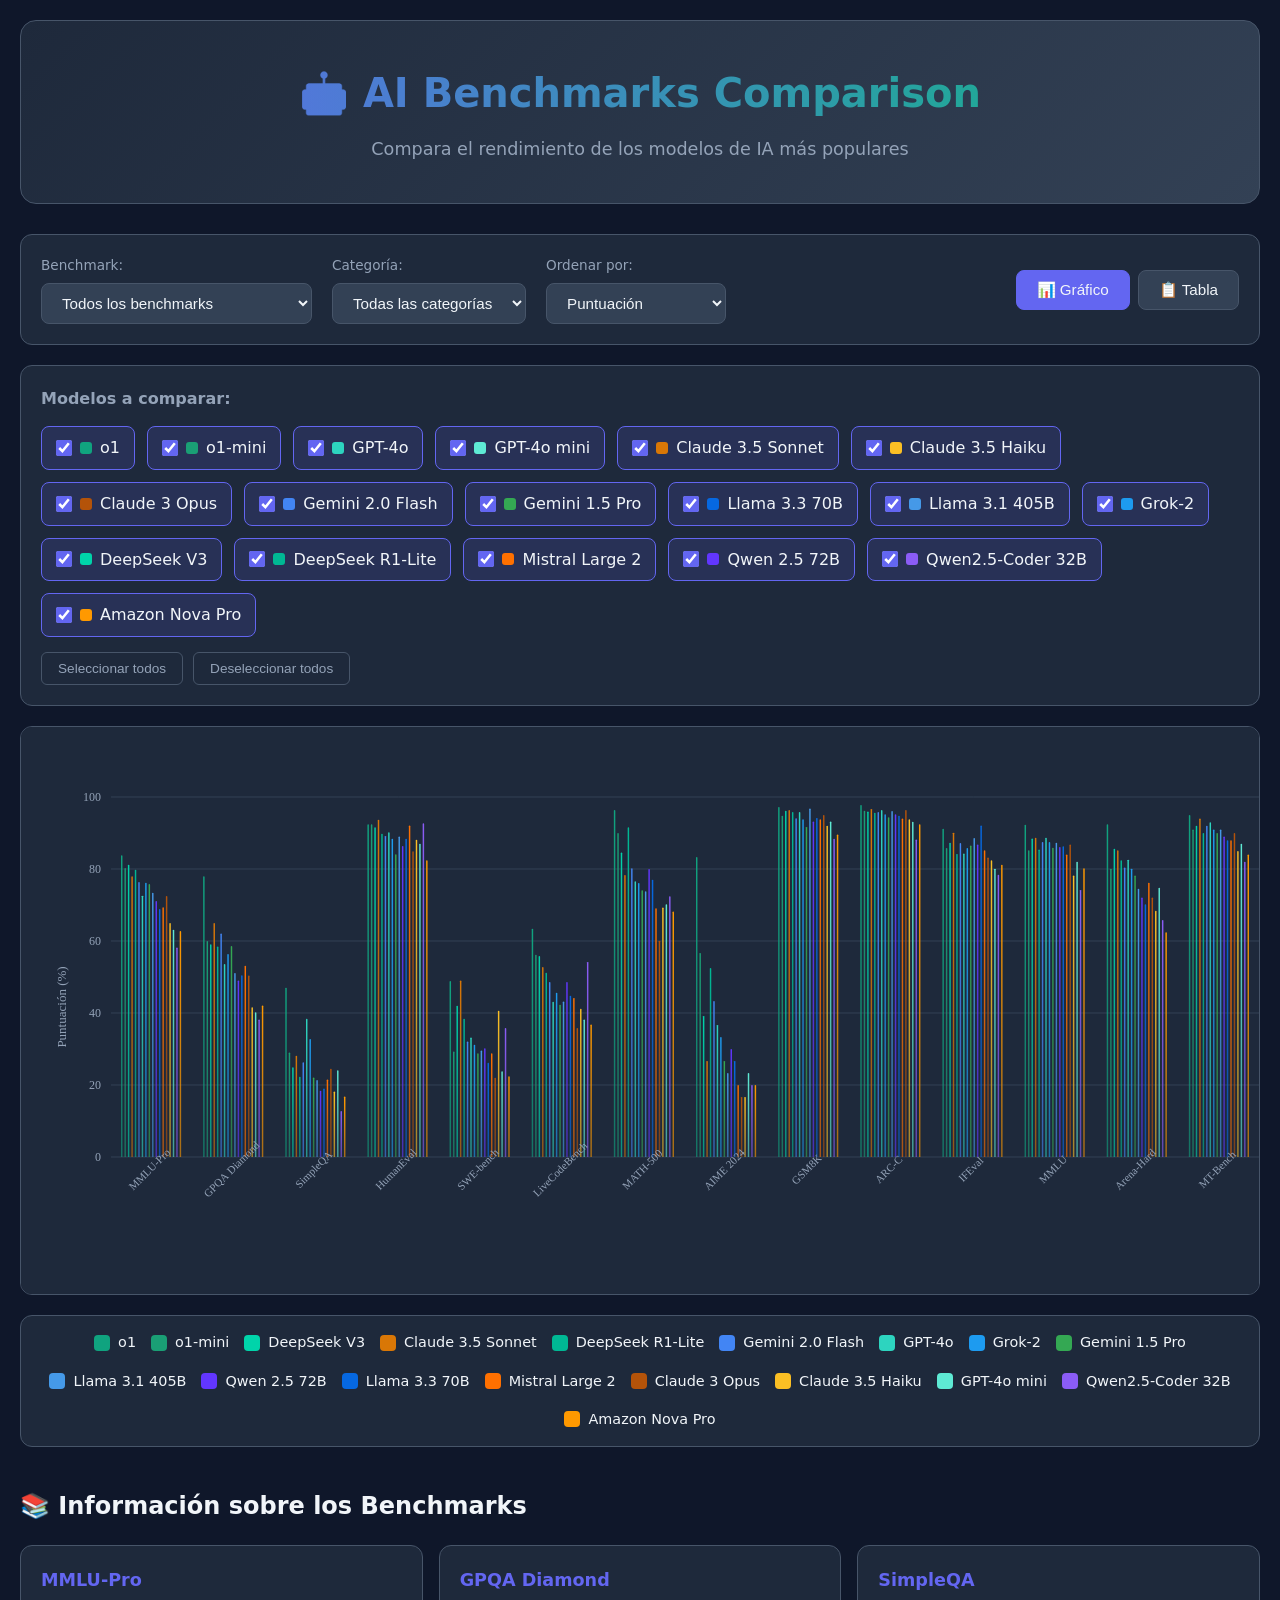
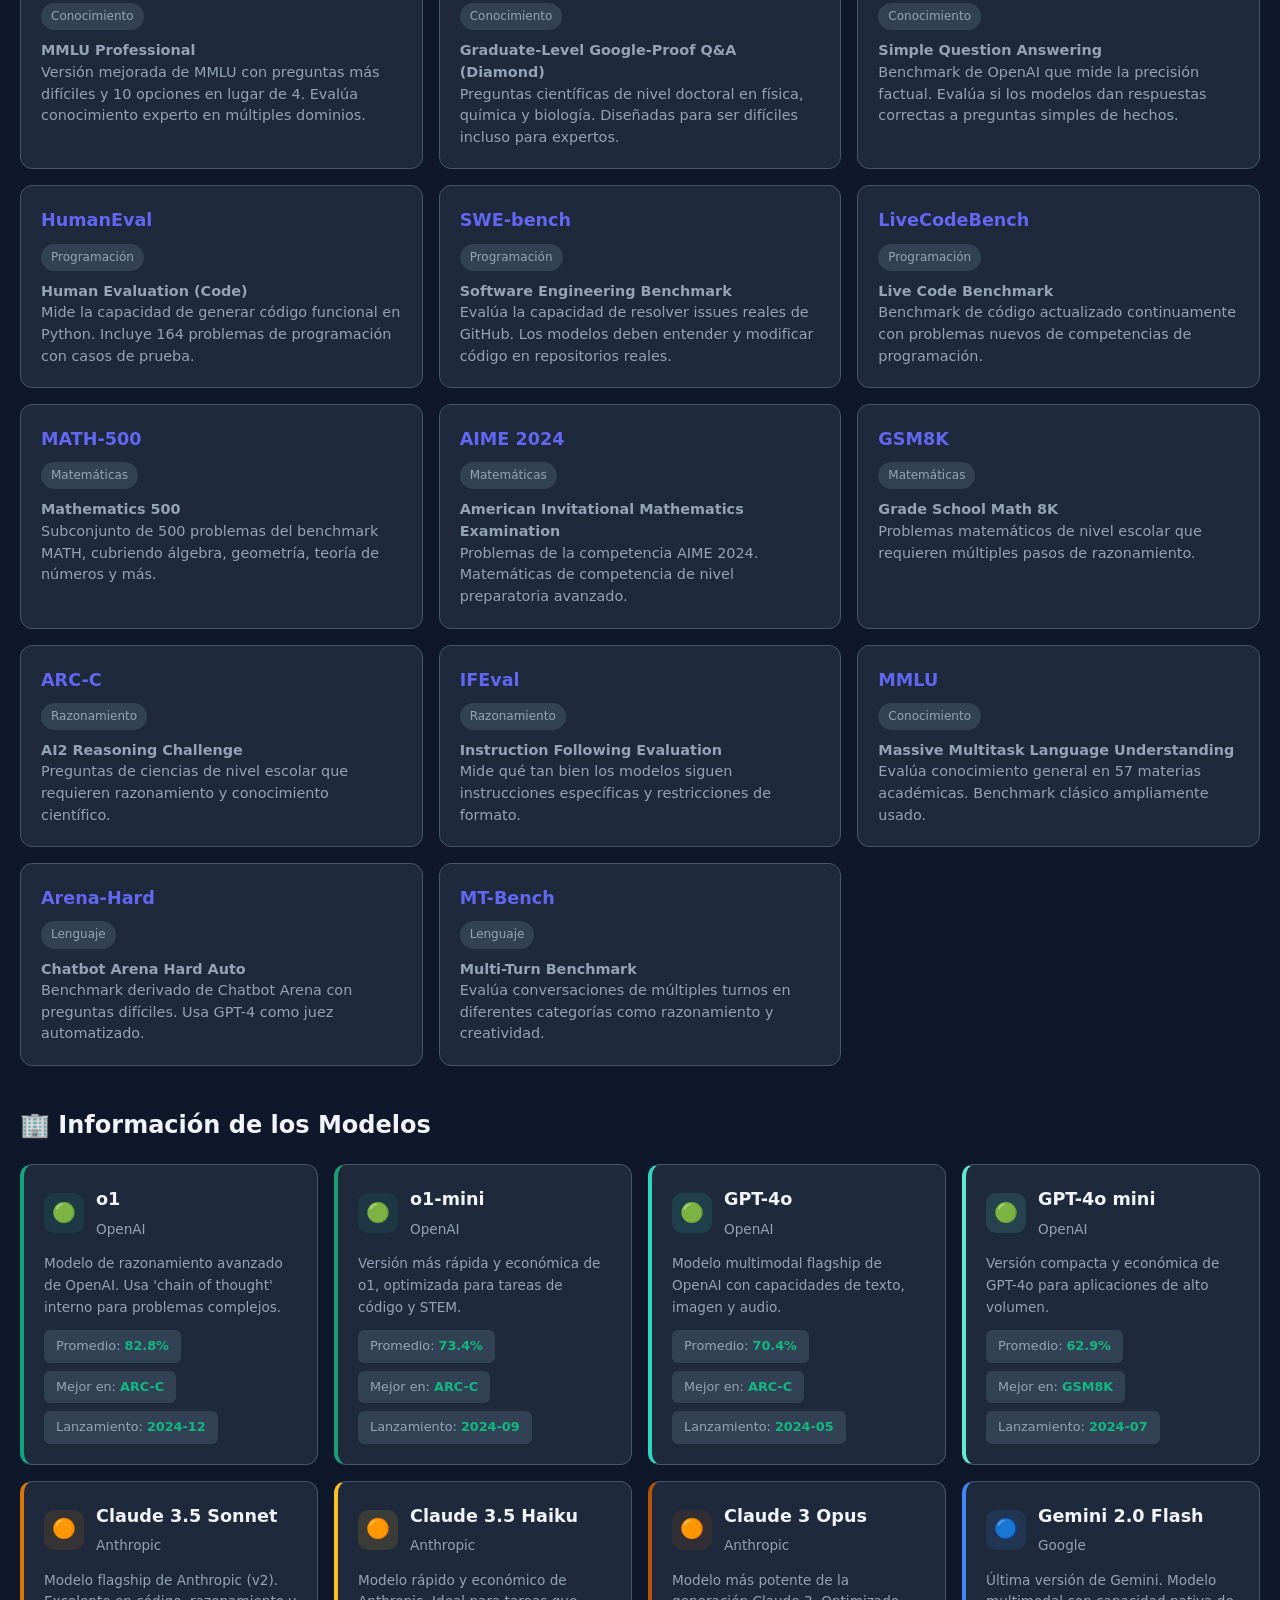
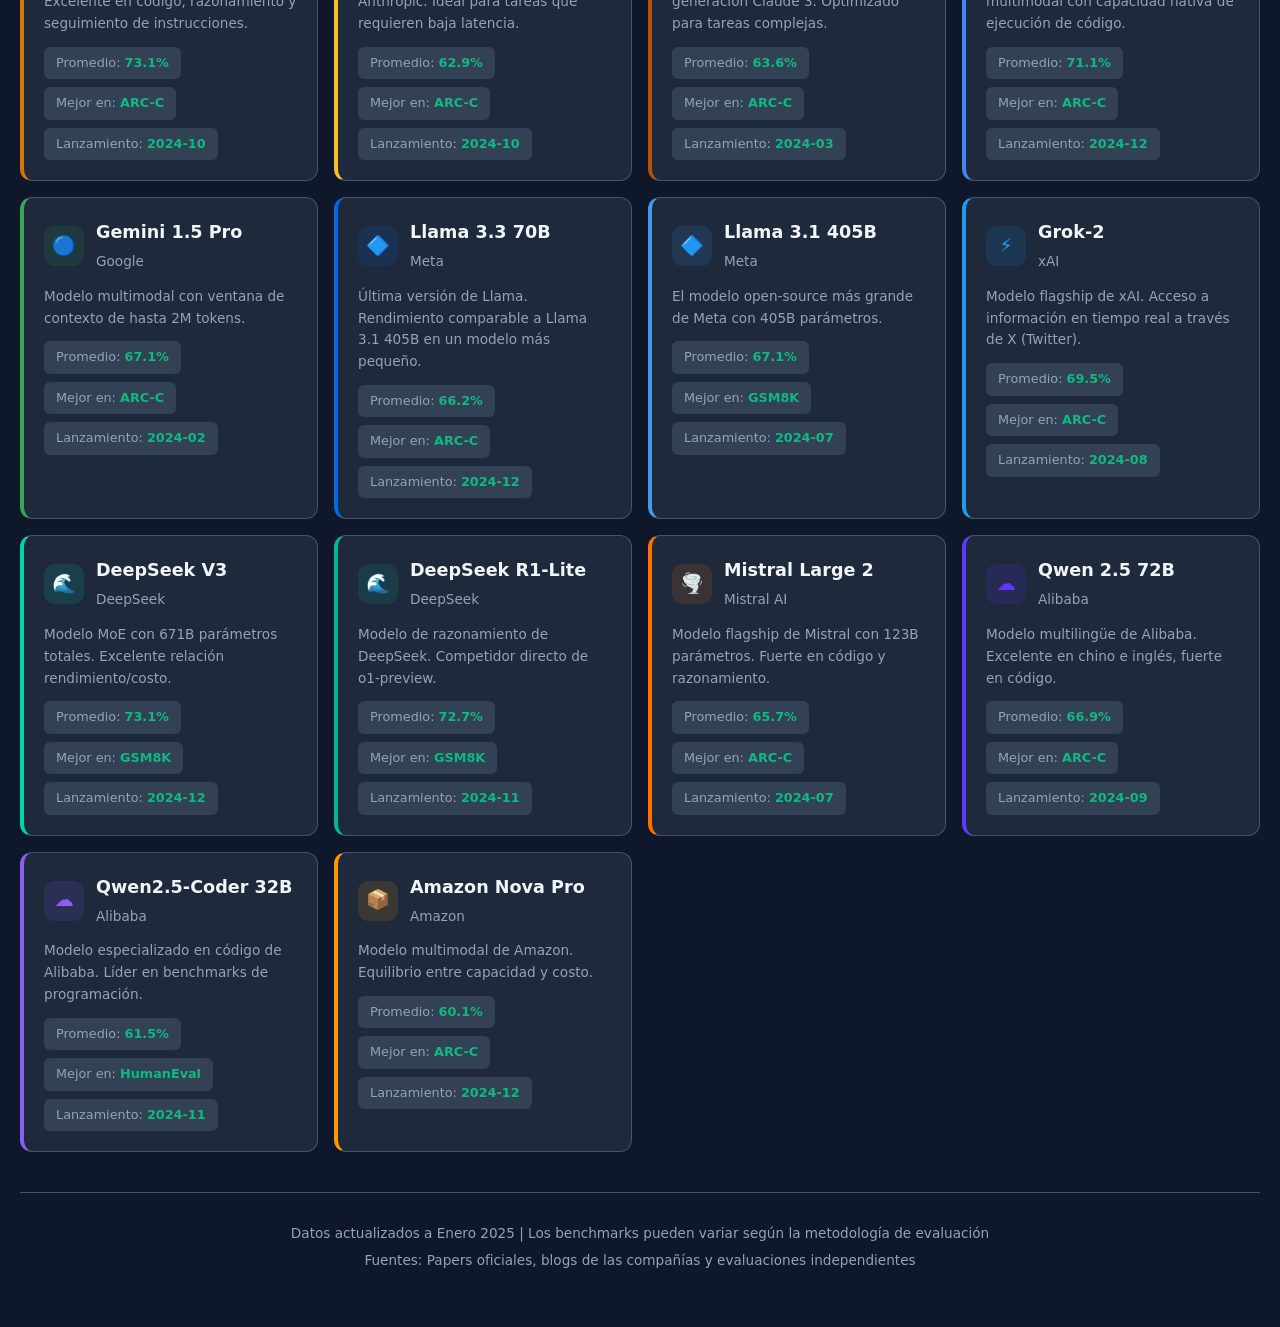
<file: benchmarks.html>
<!DOCTYPE html>
<html lang="es">
<head>
    <meta charset="UTF-8">
    <meta name="viewport" content="width=device-width, initial-scale=1.0">
    <title>AI Benchmarks Comparison - Comparador de IA</title>
    <link rel="stylesheet" href="css/benchmarks.css">
</head>
<body>
    <div class="app-container">
        <header>
            <h1>🤖 AI Benchmarks Comparison</h1>
            <p class="subtitle">Compara el rendimiento de los modelos de IA más populares</p>
        </header>

        <nav class="controls">
            <div class="control-group">
                <label for="benchmark-select">Benchmark:</label>
                <select id="benchmark-select">
                    <option value="all">Todos los benchmarks</option>
                </select>
            </div>
            <div class="control-group">
                <label for="category-select">Categoría:</label>
                <select id="category-select">
                    <option value="all">Todas las categorías</option>
                    <option value="reasoning">Razonamiento</option>
                    <option value="coding">Programación</option>
                    <option value="math">Matemáticas</option>
                    <option value="knowledge">Conocimiento</option>
                    <option value="language">Lenguaje</option>
                </select>
            </div>
            <div class="control-group">
                <label for="sort-select">Ordenar por:</label>
                <select id="sort-select">
                    <option value="score">Puntuación</option>
                    <option value="name">Nombre</option>
                    <option value="company">Compañía</option>
                </select>
            </div>
            <div class="control-group view-toggle">
                <button id="chart-view-btn" class="active">📊 Gráfico</button>
                <button id="table-view-btn">📋 Tabla</button>
            </div>
        </nav>

        <section class="model-filters">
            <h3>Modelos a comparar:</h3>
            <div id="model-checkboxes" class="checkbox-container">
                <!-- Generated by JS -->
            </div>
            <div class="filter-actions">
                <button id="select-all-btn">Seleccionar todos</button>
                <button id="deselect-all-btn">Deseleccionar todos</button>
            </div>
        </section>

        <main>
            <section id="chart-view" class="view-section active">
                <div class="chart-container">
                    <canvas id="benchmark-chart"></canvas>
                </div>
                <div id="chart-legend" class="chart-legend"></div>
            </section>

            <section id="table-view" class="view-section">
                <div class="table-container">
                    <table id="benchmark-table">
                        <thead>
                            <tr id="table-header">
                                <!-- Generated by JS -->
                            </tr>
                        </thead>
                        <tbody id="table-body">
                            <!-- Generated by JS -->
                        </tbody>
                    </table>
                </div>
            </section>
        </main>

        <section class="benchmark-info">
            <h2>📚 Información sobre los Benchmarks</h2>
            <div id="benchmark-descriptions" class="info-grid">
                <!-- Generated by JS -->
            </div>
        </section>

        <section class="model-info">
            <h2>🏢 Información de los Modelos</h2>
            <div id="model-cards" class="model-grid">
                <!-- Generated by JS -->
            </div>
        </section>

        <footer>
            <p>Datos actualizados a Enero 2025 | Los benchmarks pueden variar según la metodología de evaluación</p>
            <p>Fuentes: Papers oficiales, blogs de las compañías y evaluaciones independientes</p>
        </footer>
    </div>

    <script src="js/benchmarks.js"></script>
</body>
</html>
</file>
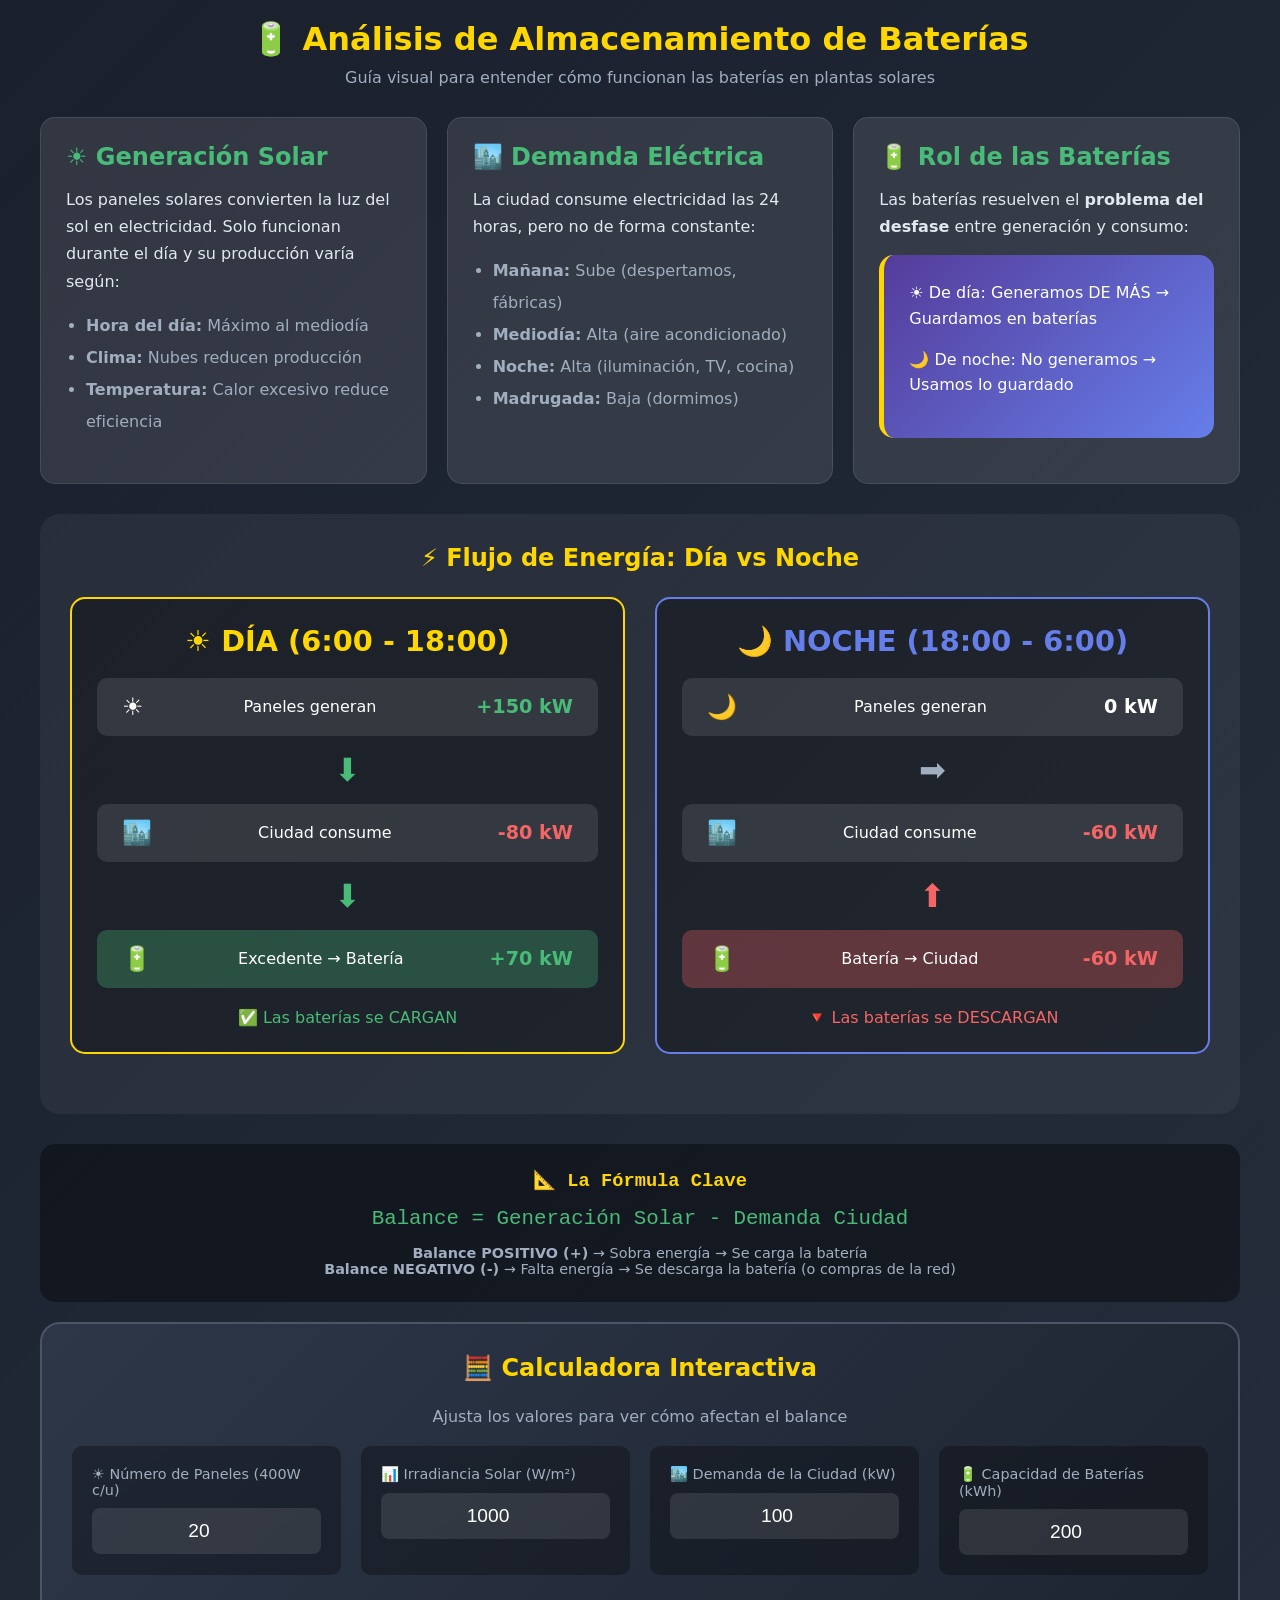
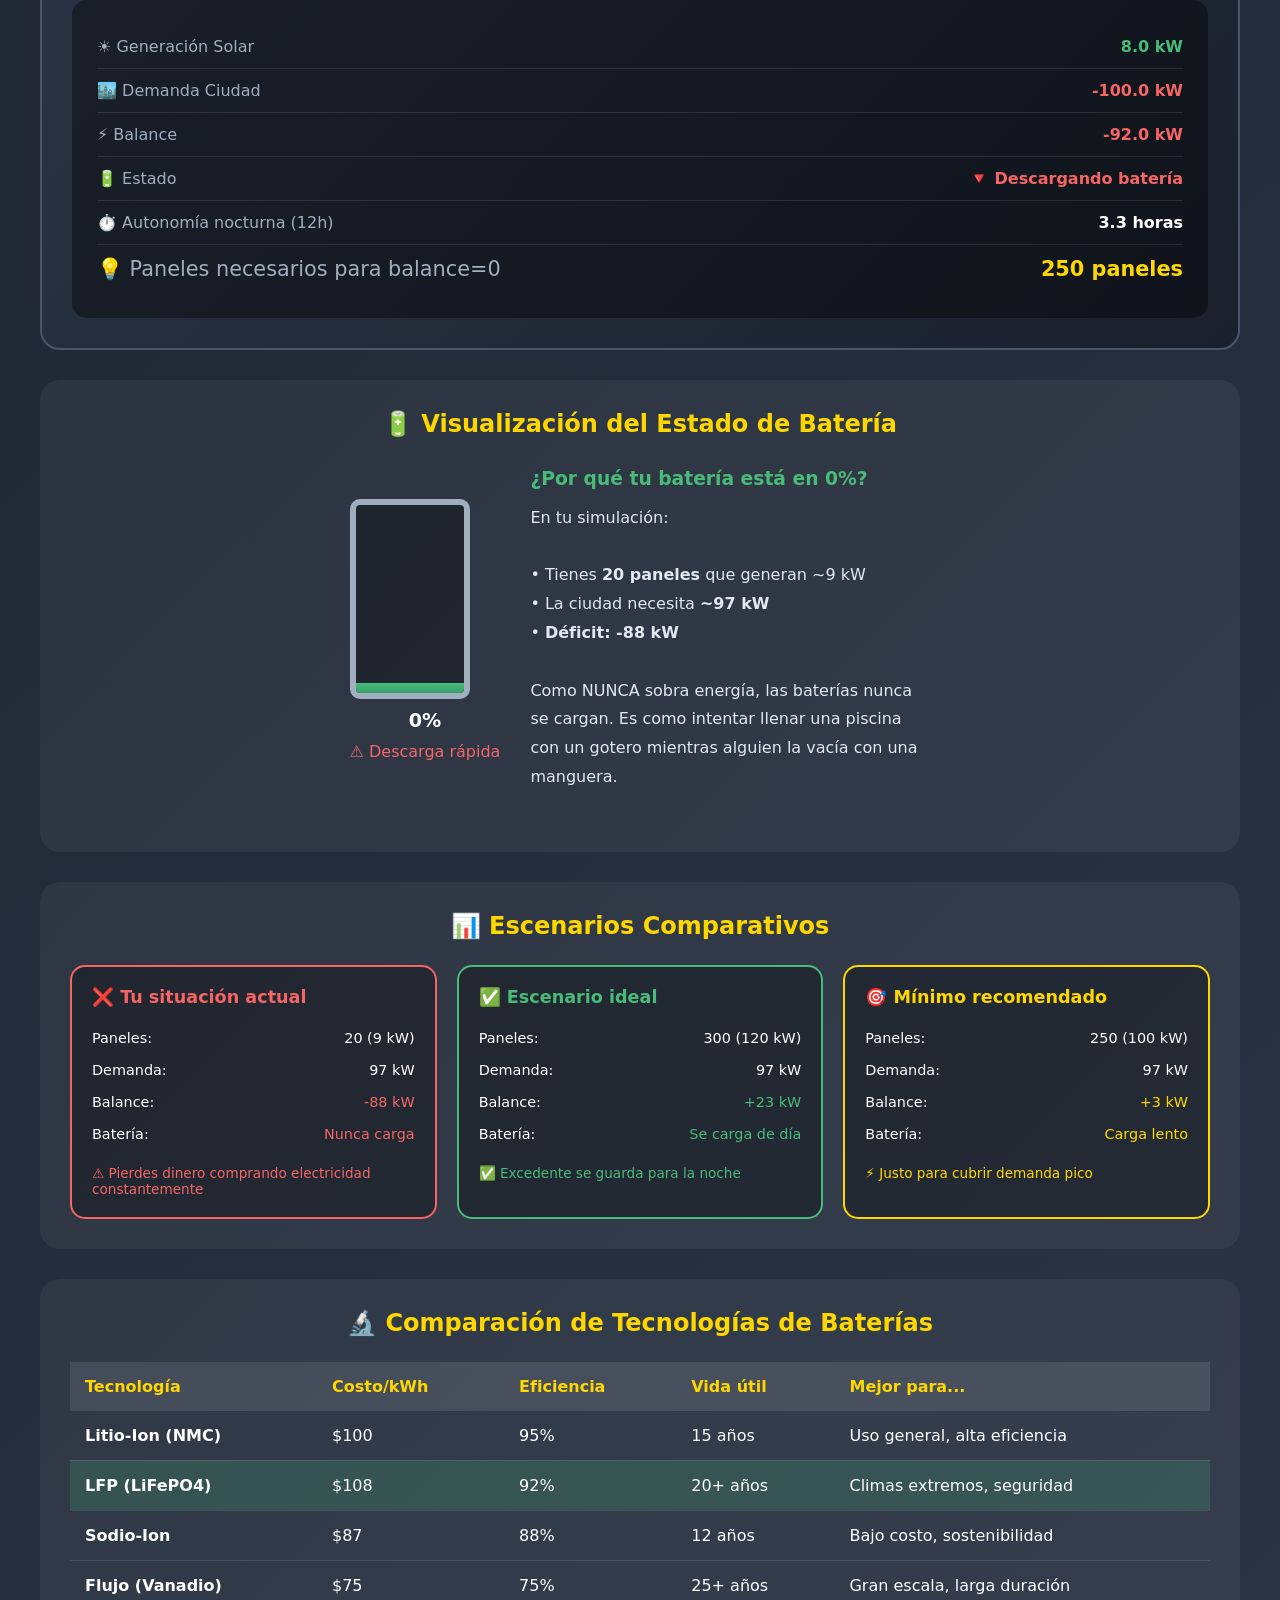
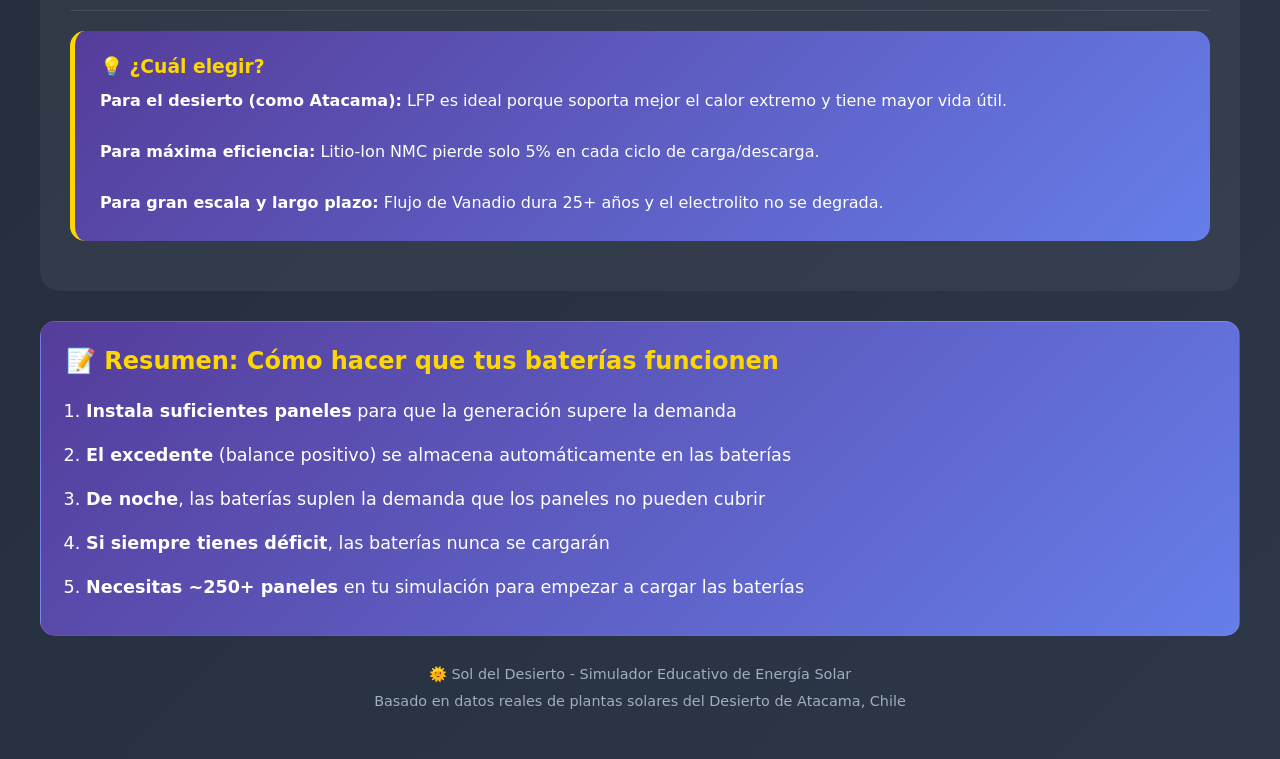
<file: sol-del-desierto/battery_storage_analysis.html>
<!DOCTYPE html>
<html lang="es">
<head>
    <meta charset="UTF-8">
    <meta name="viewport" content="width=device-width, initial-scale=1.0">
    <title>Análisis de Almacenamiento de Baterías - Guía Educativa</title>
    <style>
        * {
            margin: 0;
            padding: 0;
            box-sizing: border-box;
        }

        body {
            font-family: 'Segoe UI', system-ui, sans-serif;
            background: linear-gradient(135deg, #1a202c 0%, #2d3748 100%);
            min-height: 100vh;
            color: white;
            padding: 20px;
        }

        .container {
            max-width: 1200px;
            margin: 0 auto;
        }

        h1 {
            text-align: center;
            font-size: 2rem;
            margin-bottom: 10px;
            color: #ffd700;
        }

        .subtitle {
            text-align: center;
            color: #a0aec0;
            margin-bottom: 30px;
        }

        /* Concept Cards */
        .concept-grid {
            display: grid;
            grid-template-columns: repeat(auto-fit, minmax(350px, 1fr));
            gap: 20px;
            margin-bottom: 30px;
        }

        .concept-card {
            background: rgba(255,255,255,0.1);
            border-radius: 15px;
            padding: 25px;
            border: 1px solid rgba(255,255,255,0.1);
        }

        .concept-card h2 {
            color: #48bb78;
            margin-bottom: 15px;
            display: flex;
            align-items: center;
            gap: 10px;
        }

        .concept-card p {
            color: #e2e8f0;
            line-height: 1.7;
            margin-bottom: 15px;
        }

        /* Visual Diagram */
        .diagram-section {
            background: rgba(255,255,255,0.05);
            border-radius: 20px;
            padding: 30px;
            margin-bottom: 30px;
        }

        .diagram-title {
            text-align: center;
            color: #ffd700;
            margin-bottom: 25px;
            font-size: 1.5rem;
        }

        /* Day/Night Comparison */
        .day-night-container {
            display: grid;
            grid-template-columns: 1fr 1fr;
            gap: 30px;
            margin-bottom: 30px;
        }

        @media (max-width: 800px) {
            .day-night-container {
                grid-template-columns: 1fr;
            }
        }

        .time-box {
            background: rgba(0,0,0,0.3);
            border-radius: 15px;
            padding: 25px;
            text-align: center;
        }

        .time-box.day {
            border: 2px solid #ffd700;
        }

        .time-box.night {
            border: 2px solid #667eea;
        }

        .time-box h3 {
            font-size: 1.8rem;
            margin-bottom: 20px;
        }

        .time-box.day h3 {
            color: #ffd700;
        }

        .time-box.night h3 {
            color: #667eea;
        }

        .energy-flow {
            display: flex;
            flex-direction: column;
            align-items: center;
            gap: 15px;
        }

        .flow-item {
            background: rgba(255,255,255,0.1);
            padding: 15px 25px;
            border-radius: 10px;
            width: 100%;
            display: flex;
            justify-content: space-between;
            align-items: center;
        }

        .flow-item .icon {
            font-size: 1.5rem;
        }

        .flow-item .value {
            font-weight: bold;
            font-size: 1.2rem;
        }

        .flow-item .value.positive {
            color: #48bb78;
        }

        .flow-item .value.negative {
            color: #f56565;
        }

        .arrow {
            font-size: 2rem;
            color: #a0aec0;
        }

        .arrow.down {
            color: #48bb78;
        }

        .arrow.up {
            color: #f56565;
        }

        /* Interactive Calculator */
        .calculator {
            background: linear-gradient(135deg, #2d3748 0%, #1a202c 100%);
            border-radius: 20px;
            padding: 30px;
            margin-bottom: 30px;
            border: 2px solid #4a5568;
        }

        .calculator h2 {
            color: #ffd700;
            text-align: center;
            margin-bottom: 25px;
        }

        .calc-grid {
            display: grid;
            grid-template-columns: repeat(auto-fit, minmax(250px, 1fr));
            gap: 20px;
            margin-bottom: 25px;
        }

        .calc-input {
            background: rgba(0,0,0,0.3);
            padding: 20px;
            border-radius: 10px;
        }

        .calc-input label {
            display: block;
            color: #a0aec0;
            margin-bottom: 10px;
            font-size: 0.9rem;
        }

        .calc-input input {
            width: 100%;
            padding: 12px;
            border: none;
            border-radius: 8px;
            background: rgba(255,255,255,0.1);
            color: white;
            font-size: 1.2rem;
            text-align: center;
        }

        .calc-input input:focus {
            outline: 2px solid #48bb78;
        }

        .calc-results {
            background: rgba(0,0,0,0.4);
            padding: 25px;
            border-radius: 15px;
        }

        .result-row {
            display: flex;
            justify-content: space-between;
            padding: 12px 0;
            border-bottom: 1px solid rgba(255,255,255,0.1);
        }

        .result-row:last-child {
            border-bottom: none;
            font-size: 1.3rem;
            color: #ffd700;
        }

        .result-label {
            color: #a0aec0;
        }

        .result-value {
            font-weight: bold;
        }

        .result-value.positive {
            color: #48bb78;
        }

        .result-value.negative {
            color: #f56565;
        }

        /* Battery Visual */
        .battery-animation {
            display: flex;
            justify-content: center;
            align-items: center;
            gap: 30px;
            margin: 30px 0;
            flex-wrap: wrap;
        }

        .big-battery {
            width: 120px;
            height: 200px;
            border: 6px solid #a0aec0;
            border-radius: 10px;
            position: relative;
            background: rgba(0,0,0,0.3);
            overflow: hidden;
        }

        .big-battery::before {
            content: '';
            position: absolute;
            top: -15px;
            left: 50%;
            transform: translateX(-50%);
            width: 40px;
            height: 15px;
            background: #a0aec0;
            border-radius: 5px 5px 0 0;
        }

        .battery-fill {
            position: absolute;
            bottom: 0;
            left: 0;
            right: 0;
            background: linear-gradient(180deg, #48bb78 0%, #38a169 100%);
            transition: height 1s ease;
        }

        .battery-label {
            text-align: center;
            margin-top: 10px;
            font-size: 1.2rem;
            font-weight: bold;
        }

        /* Comparison Table */
        .comparison-section {
            background: rgba(255,255,255,0.05);
            border-radius: 20px;
            padding: 30px;
            margin-bottom: 30px;
        }

        .comparison-section h2 {
            color: #ffd700;
            text-align: center;
            margin-bottom: 25px;
        }

        table {
            width: 100%;
            border-collapse: collapse;
        }

        th {
            background: rgba(255,255,255,0.1);
            padding: 15px;
            text-align: left;
            color: #ffd700;
        }

        td {
            padding: 15px;
            border-bottom: 1px solid rgba(255,255,255,0.1);
        }

        tr:hover {
            background: rgba(255,255,255,0.05);
        }

        .highlight {
            background: rgba(72, 187, 120, 0.2);
        }

        /* Key Insight Box */
        .insight-box {
            background: linear-gradient(135deg, #553c9a 0%, #667eea 100%);
            border-radius: 15px;
            padding: 25px;
            margin: 20px 0;
            border-left: 5px solid #ffd700;
        }

        .insight-box h3 {
            color: #ffd700;
            margin-bottom: 10px;
        }

        .insight-box p {
            color: white;
            line-height: 1.6;
        }

        /* Formula Box */
        .formula-box {
            background: rgba(0,0,0,0.4);
            border-radius: 15px;
            padding: 25px;
            text-align: center;
            margin: 20px 0;
            font-family: 'Courier New', monospace;
        }

        .formula {
            font-size: 1.3rem;
            color: #48bb78;
            margin: 15px 0;
        }

        .formula-explanation {
            color: #a0aec0;
            font-size: 0.9rem;
            font-family: 'Segoe UI', system-ui, sans-serif;
        }

        /* Animation */
        @keyframes charge {
            0% { height: 20%; }
            50% { height: 80%; }
            100% { height: 20%; }
        }

        .animate-charge {
            animation: charge 4s infinite ease-in-out;
        }

        /* Scenario Cards */
        .scenarios {
            display: grid;
            grid-template-columns: repeat(auto-fit, minmax(300px, 1fr));
            gap: 20px;
            margin-top: 20px;
        }

        .scenario-card {
            background: rgba(0,0,0,0.3);
            border-radius: 15px;
            padding: 20px;
            border: 2px solid transparent;
            transition: all 0.3s ease;
        }

        .scenario-card:hover {
            border-color: #48bb78;
            transform: translateY(-5px);
        }

        .scenario-card.bad {
            border-color: #f56565;
        }

        .scenario-card.good {
            border-color: #48bb78;
        }

        .scenario-card h4 {
            margin-bottom: 15px;
            font-size: 1.1rem;
        }

        .scenario-card.bad h4 {
            color: #f56565;
        }

        .scenario-card.good h4 {
            color: #48bb78;
        }

        .scenario-detail {
            display: flex;
            justify-content: space-between;
            padding: 8px 0;
            font-size: 0.9rem;
        }

        footer {
            text-align: center;
            padding: 30px;
            color: #a0aec0;
            font-size: 0.9rem;
        }
    </style>
</head>
<body>
    <div class="container">
        <h1>🔋 Análisis de Almacenamiento de Baterías</h1>
        <p class="subtitle">Guía visual para entender cómo funcionan las baterías en plantas solares</p>

        <!-- Key Concepts -->
        <div class="concept-grid">
            <div class="concept-card">
                <h2>☀️ Generación Solar</h2>
                <p>Los paneles solares convierten la luz del sol en electricidad. Solo funcionan durante el día y su producción varía según:</p>
                <ul style="color: #a0aec0; margin-left: 20px; line-height: 2;">
                    <li><strong>Hora del día:</strong> Máximo al mediodía</li>
                    <li><strong>Clima:</strong> Nubes reducen producción</li>
                    <li><strong>Temperatura:</strong> Calor excesivo reduce eficiencia</li>
                </ul>
            </div>

            <div class="concept-card">
                <h2>🏙️ Demanda Eléctrica</h2>
                <p>La ciudad consume electricidad las 24 horas, pero no de forma constante:</p>
                <ul style="color: #a0aec0; margin-left: 20px; line-height: 2;">
                    <li><strong>Mañana:</strong> Sube (despertamos, fábricas)</li>
                    <li><strong>Mediodía:</strong> Alta (aire acondicionado)</li>
                    <li><strong>Noche:</strong> Alta (iluminación, TV, cocina)</li>
                    <li><strong>Madrugada:</strong> Baja (dormimos)</li>
                </ul>
            </div>

            <div class="concept-card">
                <h2>🔋 Rol de las Baterías</h2>
                <p>Las baterías resuelven el <strong>problema del desfase</strong> entre generación y consumo:</p>
                <div class="insight-box" style="margin-top: 15px;">
                    <p>☀️ De día: Generamos DE MÁS → Guardamos en baterías</p>
                    <p>🌙 De noche: No generamos → Usamos lo guardado</p>
                </div>
            </div>
        </div>

        <!-- Day vs Night Diagram -->
        <div class="diagram-section">
            <h2 class="diagram-title">⚡ Flujo de Energía: Día vs Noche</h2>

            <div class="day-night-container">
                <!-- Day -->
                <div class="time-box day">
                    <h3>☀️ DÍA (6:00 - 18:00)</h3>
                    <div class="energy-flow">
                        <div class="flow-item">
                            <span class="icon">☀️</span>
                            <span>Paneles generan</span>
                            <span class="value positive">+150 kW</span>
                        </div>
                        <div class="arrow down">⬇️</div>
                        <div class="flow-item">
                            <span class="icon">🏙️</span>
                            <span>Ciudad consume</span>
                            <span class="value negative">-80 kW</span>
                        </div>
                        <div class="arrow down">⬇️</div>
                        <div class="flow-item" style="background: rgba(72,187,120,0.3);">
                            <span class="icon">🔋</span>
                            <span>Excedente → Batería</span>
                            <span class="value positive">+70 kW</span>
                        </div>
                    </div>
                    <p style="margin-top: 20px; color: #48bb78;">✅ Las baterías se CARGAN</p>
                </div>

                <!-- Night -->
                <div class="time-box night">
                    <h3>🌙 NOCHE (18:00 - 6:00)</h3>
                    <div class="energy-flow">
                        <div class="flow-item">
                            <span class="icon">🌙</span>
                            <span>Paneles generan</span>
                            <span class="value">0 kW</span>
                        </div>
                        <div class="arrow">➡️</div>
                        <div class="flow-item">
                            <span class="icon">🏙️</span>
                            <span>Ciudad consume</span>
                            <span class="value negative">-60 kW</span>
                        </div>
                        <div class="arrow up">⬆️</div>
                        <div class="flow-item" style="background: rgba(245,101,101,0.3);">
                            <span class="icon">🔋</span>
                            <span>Batería → Ciudad</span>
                            <span class="value negative">-60 kW</span>
                        </div>
                    </div>
                    <p style="margin-top: 20px; color: #f56565;">🔻 Las baterías se DESCARGAN</p>
                </div>
            </div>
        </div>

        <!-- The Key Formula -->
        <div class="formula-box">
            <h3 style="color: #ffd700; margin-bottom: 15px;">📐 La Fórmula Clave</h3>
            <div class="formula">
                Balance = Generación Solar - Demanda Ciudad
            </div>
            <div class="formula-explanation">
                <p><strong>Balance POSITIVO (+)</strong> → Sobra energía → Se carga la batería</p>
                <p><strong>Balance NEGATIVO (-)</strong> → Falta energía → Se descarga la batería (o compras de la red)</p>
            </div>
        </div>

        <!-- Interactive Calculator -->
        <div class="calculator">
            <h2>🧮 Calculadora Interactiva</h2>
            <p style="text-align: center; color: #a0aec0; margin-bottom: 20px;">Ajusta los valores para ver cómo afectan el balance</p>

            <div class="calc-grid">
                <div class="calc-input">
                    <label>☀️ Número de Paneles (400W c/u)</label>
                    <input type="number" id="numPanels" value="20" min="0" max="500" oninput="calculate()">
                </div>
                <div class="calc-input">
                    <label>📊 Irradiancia Solar (W/m²)</label>
                    <input type="number" id="irradiance" value="1000" min="0" max="1200" oninput="calculate()">
                </div>
                <div class="calc-input">
                    <label>🏙️ Demanda de la Ciudad (kW)</label>
                    <input type="number" id="demand" value="100" min="0" max="500" oninput="calculate()">
                </div>
                <div class="calc-input">
                    <label>🔋 Capacidad de Baterías (kWh)</label>
                    <input type="number" id="batteryCapacity" value="200" min="0" max="2000" oninput="calculate()">
                </div>
            </div>

            <div class="calc-results">
                <div class="result-row">
                    <span class="result-label">☀️ Generación Solar</span>
                    <span class="result-value positive" id="resultGeneration">8.0 kW</span>
                </div>
                <div class="result-row">
                    <span class="result-label">🏙️ Demanda Ciudad</span>
                    <span class="result-value negative" id="resultDemand">-100.0 kW</span>
                </div>
                <div class="result-row">
                    <span class="result-label">⚡ Balance</span>
                    <span class="result-value" id="resultBalance">-92.0 kW</span>
                </div>
                <div class="result-row">
                    <span class="result-label">🔋 Estado</span>
                    <span class="result-value" id="resultStatus">Descargando batería</span>
                </div>
                <div class="result-row">
                    <span class="result-label">⏱️ Autonomía nocturna (12h)</span>
                    <span class="result-value" id="resultAutonomy">3.3 horas</span>
                </div>
                <div class="result-row">
                    <span class="result-label">💡 Paneles necesarios para balance=0</span>
                    <span class="result-value" id="resultNeeded">250 paneles</span>
                </div>
            </div>
        </div>

        <!-- Battery Animation -->
        <div class="diagram-section">
            <h2 class="diagram-title">🔋 Visualización del Estado de Batería</h2>

            <div class="battery-animation">
                <div style="text-align: center;">
                    <div class="big-battery">
                        <div class="battery-fill" id="batteryFill" style="height: 20%;"></div>
                    </div>
                    <div class="battery-label" id="batteryLabel">20%</div>
                    <p style="color: #a0aec0; margin-top: 10px;" id="batteryStatus">Capacidad insuficiente</p>
                </div>

                <div style="max-width: 400px;">
                    <h3 style="color: #48bb78; margin-bottom: 15px;">¿Por qué tu batería está en 0%?</h3>
                    <p style="color: #e2e8f0; line-height: 1.8;">
                        En tu simulación:<br><br>
                        • Tienes <strong>20 paneles</strong> que generan ~9 kW<br>
                        • La ciudad necesita <strong>~97 kW</strong><br>
                        • <strong>Déficit: -88 kW</strong><br><br>
                        Como NUNCA sobra energía, las baterías nunca se cargan.
                        Es como intentar llenar una piscina con un gotero mientras alguien la vacía con una manguera.
                    </p>
                </div>
            </div>
        </div>

        <!-- Scenarios -->
        <div class="diagram-section">
            <h2 class="diagram-title">📊 Escenarios Comparativos</h2>

            <div class="scenarios">
                <div class="scenario-card bad">
                    <h4>❌ Tu situación actual</h4>
                    <div class="scenario-detail">
                        <span>Paneles:</span>
                        <span>20 (9 kW)</span>
                    </div>
                    <div class="scenario-detail">
                        <span>Demanda:</span>
                        <span>97 kW</span>
                    </div>
                    <div class="scenario-detail">
                        <span>Balance:</span>
                        <span style="color: #f56565;">-88 kW</span>
                    </div>
                    <div class="scenario-detail">
                        <span>Batería:</span>
                        <span style="color: #f56565;">Nunca carga</span>
                    </div>
                    <p style="margin-top: 15px; color: #f56565; font-size: 0.85rem;">
                        ⚠️ Pierdes dinero comprando electricidad constantemente
                    </p>
                </div>

                <div class="scenario-card good">
                    <h4>✅ Escenario ideal</h4>
                    <div class="scenario-detail">
                        <span>Paneles:</span>
                        <span>300 (120 kW)</span>
                    </div>
                    <div class="scenario-detail">
                        <span>Demanda:</span>
                        <span>97 kW</span>
                    </div>
                    <div class="scenario-detail">
                        <span>Balance:</span>
                        <span style="color: #48bb78;">+23 kW</span>
                    </div>
                    <div class="scenario-detail">
                        <span>Batería:</span>
                        <span style="color: #48bb78;">Se carga de día</span>
                    </div>
                    <p style="margin-top: 15px; color: #48bb78; font-size: 0.85rem;">
                        ✅ Excedente se guarda para la noche
                    </p>
                </div>

                <div class="scenario-card" style="border-color: #ffd700;">
                    <h4 style="color: #ffd700;">🎯 Mínimo recomendado</h4>
                    <div class="scenario-detail">
                        <span>Paneles:</span>
                        <span>250 (100 kW)</span>
                    </div>
                    <div class="scenario-detail">
                        <span>Demanda:</span>
                        <span>97 kW</span>
                    </div>
                    <div class="scenario-detail">
                        <span>Balance:</span>
                        <span style="color: #ffd700;">+3 kW</span>
                    </div>
                    <div class="scenario-detail">
                        <span>Batería:</span>
                        <span style="color: #ffd700;">Carga lento</span>
                    </div>
                    <p style="margin-top: 15px; color: #ffd700; font-size: 0.85rem;">
                        ⚡ Justo para cubrir demanda pico
                    </p>
                </div>
            </div>
        </div>

        <!-- Technology Comparison -->
        <div class="comparison-section">
            <h2>🔬 Comparación de Tecnologías de Baterías</h2>

            <table>
                <thead>
                    <tr>
                        <th>Tecnología</th>
                        <th>Costo/kWh</th>
                        <th>Eficiencia</th>
                        <th>Vida útil</th>
                        <th>Mejor para...</th>
                    </tr>
                </thead>
                <tbody>
                    <tr>
                        <td><strong>Litio-Ion (NMC)</strong></td>
                        <td>$100</td>
                        <td>95%</td>
                        <td>15 años</td>
                        <td>Uso general, alta eficiencia</td>
                    </tr>
                    <tr class="highlight">
                        <td><strong>LFP (LiFePO4)</strong></td>
                        <td>$108</td>
                        <td>92%</td>
                        <td>20+ años</td>
                        <td>Climas extremos, seguridad</td>
                    </tr>
                    <tr>
                        <td><strong>Sodio-Ion</strong></td>
                        <td>$87</td>
                        <td>88%</td>
                        <td>12 años</td>
                        <td>Bajo costo, sostenibilidad</td>
                    </tr>
                    <tr>
                        <td><strong>Flujo (Vanadio)</strong></td>
                        <td>$75</td>
                        <td>75%</td>
                        <td>25+ años</td>
                        <td>Gran escala, larga duración</td>
                    </tr>
                </tbody>
            </table>

            <div class="insight-box">
                <h3>💡 ¿Cuál elegir?</h3>
                <p>
                    <strong>Para el desierto (como Atacama):</strong> LFP es ideal porque soporta mejor el calor extremo y tiene mayor vida útil.
                    <br><br>
                    <strong>Para máxima eficiencia:</strong> Litio-Ion NMC pierde solo 5% en cada ciclo de carga/descarga.
                    <br><br>
                    <strong>Para gran escala y largo plazo:</strong> Flujo de Vanadio dura 25+ años y el electrolito no se degrada.
                </p>
            </div>
        </div>

        <!-- Summary -->
        <div class="concept-card" style="background: linear-gradient(135deg, #553c9a 0%, #667eea 100%);">
            <h2 style="color: #ffd700;">📝 Resumen: Cómo hacer que tus baterías funcionen</h2>
            <ol style="color: white; line-height: 2.5; margin-left: 20px; font-size: 1.1rem;">
                <li><strong>Instala suficientes paneles</strong> para que la generación supere la demanda</li>
                <li><strong>El excedente</strong> (balance positivo) se almacena automáticamente en las baterías</li>
                <li><strong>De noche</strong>, las baterías suplen la demanda que los paneles no pueden cubrir</li>
                <li><strong>Si siempre tienes déficit</strong>, las baterías nunca se cargarán</li>
                <li><strong>Necesitas ~250+ paneles</strong> en tu simulación para empezar a cargar las baterías</li>
            </ol>
        </div>

        <footer>
            <p>🌞 Sol del Desierto - Simulador Educativo de Energía Solar</p>
            <p style="margin-top: 10px;">Basado en datos reales de plantas solares del Desierto de Atacama, Chile</p>
        </footer>
    </div>

    <script>
        function calculate() {
            const numPanels = parseInt(document.getElementById('numPanels').value) || 0;
            const irradiance = parseInt(document.getElementById('irradiance').value) || 0;
            const demand = parseInt(document.getElementById('demand').value) || 0;
            const batteryCapacity = parseInt(document.getElementById('batteryCapacity').value) || 0;

            // Calculate generation (400W panels, adjusted for irradiance)
            const panelPower = 0.4; // kW per panel
            const irradianceFactor = irradiance / 1000;
            const generation = numPanels * panelPower * irradianceFactor;

            // Calculate balance
            const balance = generation - demand;

            // Calculate needed panels
            const neededPanels = Math.ceil(demand / (panelPower * irradianceFactor));

            // Calculate night autonomy (assuming 60% of peak demand at night, 12 hours)
            const nightDemand = demand * 0.6;
            const autonomyHours = batteryCapacity / nightDemand;

            // Update results
            document.getElementById('resultGeneration').textContent = generation.toFixed(1) + ' kW';
            document.getElementById('resultDemand').textContent = '-' + demand.toFixed(1) + ' kW';

            const balanceEl = document.getElementById('resultBalance');
            balanceEl.textContent = (balance >= 0 ? '+' : '') + balance.toFixed(1) + ' kW';
            balanceEl.className = 'result-value ' + (balance >= 0 ? 'positive' : 'negative');

            const statusEl = document.getElementById('resultStatus');
            if (balance > 0) {
                statusEl.textContent = '✅ Cargando batería';
                statusEl.className = 'result-value positive';
            } else if (balance < 0 && batteryCapacity > 0) {
                statusEl.textContent = '🔻 Descargando batería';
                statusEl.className = 'result-value negative';
            } else {
                statusEl.textContent = '⚠️ Sin baterías / Sin energía';
                statusEl.className = 'result-value';
            }

            document.getElementById('resultAutonomy').textContent = autonomyHours.toFixed(1) + ' horas';
            document.getElementById('resultNeeded').textContent = neededPanels + ' paneles';

            // Update battery visualization
            const batteryPercent = Math.min(100, Math.max(0, (balance > 0 ? 50 + balance : 50 + balance)));
            document.getElementById('batteryFill').style.height = Math.max(5, batteryPercent) + '%';
            document.getElementById('batteryLabel').textContent = Math.round(batteryPercent) + '%';

            const batteryStatusEl = document.getElementById('batteryStatus');
            if (balance > 20) {
                batteryStatusEl.textContent = '🔋 Carga rápida';
                batteryStatusEl.style.color = '#48bb78';
            } else if (balance > 0) {
                batteryStatusEl.textContent = '🔋 Cargando lento';
                batteryStatusEl.style.color = '#ffd700';
            } else if (balance > -20) {
                batteryStatusEl.textContent = '⚡ Descarga lenta';
                batteryStatusEl.style.color = '#ffd700';
            } else {
                batteryStatusEl.textContent = '⚠️ Descarga rápida';
                batteryStatusEl.style.color = '#f56565';
            }
        }

        // Initial calculation
        calculate();
    </script>
</body>
</html>
</file>
<file: css/style.css>
/* ES ÉPICO - Duelo de Versos
   Estilo visual inspirado en Monkey Island */

* {
    margin: 0;
    padding: 0;
    box-sizing: border-box;
}

:root {
    --bg-dark: #1a0a2e;
    --bg-purple: #2d1b4e;
    --accent-gold: #ffd700;
    --accent-orange: #ff8c00;
    --text-light: #f0e6d3;
    --text-cream: #ffe4b5;
    --highlight: #ff6b6b;
    --success: #4ade80;
    --panel-bg: #16213e;
    --panel-border: #4a1942;
    --dialogue-bg: #0f0f23;
}

body {
    font-family: 'VT323', monospace;
    background: linear-gradient(180deg, #1a0a2e 0%, #16213e 50%, #0f0f23 100%);
    min-height: 100vh;
    display: flex;
    justify-content: center;
    align-items: center;
    color: var(--text-light);
    overflow: hidden;
}

#game-container {
    width: 100%;
    max-width: 900px;
    height: 100vh;
    max-height: 700px;
    position: relative;
    background: linear-gradient(180deg, #2d1b4e 0%, #1a0a2e 100%);
    border: 4px solid var(--accent-gold);
    box-shadow:
        0 0 20px rgba(255, 215, 0, 0.3),
        inset 0 0 50px rgba(0, 0, 0, 0.5);
    overflow: hidden;
}

/* Pantallas */
.screen {
    position: absolute;
    top: 0;
    left: 0;
    width: 100%;
    height: 100%;
    display: none;
    flex-direction: column;
    justify-content: center;
    align-items: center;
    padding: 20px;
    animation: fadeIn 0.5s ease;
}

.screen.active {
    display: flex;
}

@keyframes fadeIn {
    from { opacity: 0; }
    to { opacity: 1; }
}

/* Título del juego */
.game-title {
    font-family: 'Press Start 2P', cursive;
    font-size: 3rem;
    color: var(--accent-gold);
    text-shadow:
        4px 4px 0 #8b4513,
        -2px -2px 0 #ff8c00,
        0 0 30px rgba(255, 215, 0, 0.5);
    margin-bottom: 10px;
    animation: titleGlow 2s ease-in-out infinite alternate;
}

@keyframes titleGlow {
    from { text-shadow: 4px 4px 0 #8b4513, -2px -2px 0 #ff8c00, 0 0 30px rgba(255, 215, 0, 0.5); }
    to { text-shadow: 4px 4px 0 #8b4513, -2px -2px 0 #ff8c00, 0 0 50px rgba(255, 215, 0, 0.8); }
}

.subtitle {
    font-family: 'VT323', monospace;
    font-size: 1.8rem;
    color: var(--text-cream);
    margin-bottom: 20px;
    letter-spacing: 4px;
}

.title-content {
    text-align: center;
}

.ascii-art {
    font-family: monospace;
    font-size: 0.9rem;
    color: var(--accent-gold);
    margin: 20px 0;
    line-height: 1.4;
    white-space: pre;
}

.intro-text {
    font-size: 1.4rem;
    color: var(--text-cream);
    font-style: italic;
    margin: 20px 0;
    padding: 10px 20px;
    border-left: 3px solid var(--accent-gold);
}

/* Botones */
button {
    font-family: 'Press Start 2P', cursive;
    font-size: 0.8rem;
    padding: 15px 30px;
    margin: 10px;
    background: linear-gradient(180deg, #4a1942 0%, #2d1b4e 100%);
    color: var(--accent-gold);
    border: 3px solid var(--accent-gold);
    cursor: pointer;
    transition: all 0.2s ease;
    text-transform: uppercase;
}

button:hover {
    background: linear-gradient(180deg, #6b2a5f 0%, #4a1942 100%);
    transform: scale(1.05);
    box-shadow: 0 0 20px rgba(255, 215, 0, 0.5);
}

button:active {
    transform: scale(0.95);
}

.menu-buttons {
    display: flex;
    flex-direction: column;
    gap: 5px;
    margin-top: 20px;
}

/* Paneles */
.panel {
    background: linear-gradient(180deg, rgba(22, 33, 62, 0.95) 0%, rgba(15, 15, 35, 0.95) 100%);
    border: 3px solid var(--accent-gold);
    border-radius: 10px;
    padding: 30px;
    max-width: 600px;
    text-align: center;
    box-shadow:
        0 0 30px rgba(255, 215, 0, 0.2),
        inset 0 0 30px rgba(0, 0, 0, 0.5);
}

.panel h2 {
    font-family: 'Press Start 2P', cursive;
    font-size: 1.2rem;
    color: var(--accent-gold);
    margin-bottom: 20px;
    text-shadow: 2px 2px 0 #8b4513;
}

.panel p, .panel li {
    font-size: 1.3rem;
    line-height: 1.6;
    margin: 10px 0;
}

.panel ul {
    text-align: left;
    padding-left: 30px;
}

.quote {
    font-style: italic;
    color: var(--accent-orange);
}

/* Selección de personaje */
.character-options {
    display: flex;
    gap: 30px;
    justify-content: center;
    flex-wrap: wrap;
}

.character-card {
    background: linear-gradient(180deg, #2d1b4e 0%, #1a0a2e 100%);
    border: 3px solid var(--panel-border);
    border-radius: 10px;
    padding: 20px;
    width: 200px;
    cursor: pointer;
    transition: all 0.3s ease;
}

.character-card:hover {
    border-color: var(--accent-gold);
    transform: translateY(-5px);
    box-shadow: 0 10px 30px rgba(255, 215, 0, 0.3);
}

.character-portrait {
    font-size: 4rem;
    margin-bottom: 10px;
}

.character-card h3 {
    font-family: 'Press Start 2P', cursive;
    font-size: 0.8rem;
    color: var(--accent-gold);
    margin-bottom: 10px;
}

.character-card p {
    font-size: 1rem;
    color: var(--text-cream);
}

.stats {
    color: var(--accent-orange) !important;
    margin-top: 10px !important;
}

/* Pantalla de batalla */
#battle-screen {
    padding: 0;
    display: flex;
    flex-direction: column;
}

.battle-hud {
    display: flex;
    justify-content: space-between;
    align-items: center;
    padding: 15px 20px;
    background: linear-gradient(180deg, #0f0f23 0%, #16213e 100%);
    border-bottom: 3px solid var(--accent-gold);
}

.fighter-info {
    display: flex;
    flex-direction: column;
    align-items: center;
    gap: 5px;
}

.fighter-name {
    font-family: 'Press Start 2P', cursive;
    font-size: 0.7rem;
    color: var(--accent-gold);
}

.health-bar {
    width: 150px;
    height: 15px;
    background: #1a0a2e;
    border: 2px solid var(--accent-gold);
    border-radius: 3px;
    overflow: hidden;
}

.health-fill {
    height: 100%;
    width: 100%;
    transition: width 0.5s ease;
}

.player-health {
    background: linear-gradient(90deg, #4ade80 0%, #22c55e 100%);
}

.enemy-health {
    background: linear-gradient(90deg, #f87171 0%, #ef4444 100%);
}

.wins {
    font-size: 1.2rem;
    color: var(--text-cream);
}

.vs-badge {
    font-family: 'Press Start 2P', cursive;
    font-size: 1rem;
    color: var(--highlight);
    text-shadow: 0 0 10px var(--highlight);
    animation: vsPulse 1s ease-in-out infinite;
}

@keyframes vsPulse {
    0%, 100% { transform: scale(1); }
    50% { transform: scale(1.1); }
}

/* Arena de batalla */
.battle-arena {
    flex: 1;
    display: flex;
    flex-direction: column;
    padding: 20px;
    background:
        radial-gradient(ellipse at center bottom, rgba(255, 215, 0, 0.1) 0%, transparent 50%),
        linear-gradient(180deg, #1a0a2e 0%, #0f0f23 100%);
}

.character-display {
    display: flex;
    justify-content: space-around;
    align-items: flex-end;
    padding: 20px;
    min-height: 150px;
}

.character {
    display: flex;
    flex-direction: column;
    align-items: center;
    transition: all 0.3s ease;
}

.character .sprite {
    font-size: 4rem;
    animation: characterBob 2s ease-in-out infinite;
}

.player-char .sprite {
    animation-delay: 0s;
}

.enemy-char .sprite {
    animation-delay: 1s;
}

@keyframes characterBob {
    0%, 100% { transform: translateY(0); }
    50% { transform: translateY(-10px); }
}

.character.speaking .sprite {
    animation: speaking 0.2s ease-in-out infinite;
}

@keyframes speaking {
    0%, 100% { transform: scale(1) translateY(0); }
    50% { transform: scale(1.1) translateY(-5px); }
}

.character.hit .sprite {
    animation: hit 0.5s ease;
}

@keyframes hit {
    0%, 100% { transform: translateX(0); filter: none; }
    25% { transform: translateX(-20px); filter: brightness(2); }
    75% { transform: translateX(20px); filter: brightness(0.5); }
}

.name-tag {
    font-family: 'Press Start 2P', cursive;
    font-size: 0.6rem;
    color: var(--text-cream);
    background: rgba(0, 0, 0, 0.7);
    padding: 5px 10px;
    border-radius: 3px;
    margin-top: 10px;
}

/* Caja de diálogo estilo Monkey Island */
.dialogue-box {
    background: var(--dialogue-bg);
    border: 3px solid var(--accent-gold);
    border-radius: 5px;
    padding: 15px 20px;
    margin: 15px 0;
    min-height: 80px;
    position: relative;
}

.speaker {
    position: absolute;
    top: -12px;
    left: 20px;
    background: var(--accent-gold);
    color: var(--bg-dark);
    padding: 3px 10px;
    font-family: 'Press Start 2P', cursive;
    font-size: 0.6rem;
    border-radius: 3px;
}

.dialogue-text {
    font-size: 1.4rem;
    line-height: 1.5;
    color: var(--text-light);
    padding-top: 5px;
}

/* Opciones de respuesta estilo Monkey Island */
.response-options {
    display: flex;
    flex-direction: column;
    gap: 8px;
    margin-top: 10px;
}

.response-option {
    background: transparent;
    border: none;
    color: var(--accent-orange);
    font-family: 'VT323', monospace;
    font-size: 1.3rem;
    text-align: left;
    padding: 8px 15px;
    cursor: pointer;
    transition: all 0.2s ease;
    border-left: 3px solid transparent;
}

.response-option:hover {
    color: var(--accent-gold);
    background: rgba(255, 215, 0, 0.1);
    border-left-color: var(--accent-gold);
    transform: translateX(10px);
}

.response-option::before {
    content: '► ';
    opacity: 0;
    transition: opacity 0.2s ease;
}

.response-option:hover::before {
    opacity: 1;
}

/* Indicador de ronda */
.round-indicator {
    text-align: center;
    padding: 10px;
    background: rgba(0, 0, 0, 0.5);
    border-top: 2px solid var(--panel-border);
}

.round-indicator span {
    font-family: 'Press Start 2P', cursive;
    font-size: 0.7rem;
    color: var(--text-cream);
}

/* Pantalla de resultado */
.result-panel {
    max-width: 500px;
}

#result-verse {
    color: var(--highlight);
    font-style: italic;
    padding: 10px;
    background: rgba(0, 0, 0, 0.3);
    border-radius: 5px;
    margin: 10px 0;
}

#result-response {
    color: var(--success);
    padding: 10px;
    background: rgba(0, 0, 0, 0.3);
    border-radius: 5px;
    margin: 10px 0;
}

#result-message {
    font-size: 1.5rem;
    margin-top: 15px;
    color: var(--accent-gold);
}

/* Victoria */
.victory-panel {
    animation: victoryGlow 1s ease-in-out infinite alternate;
}

@keyframes victoryGlow {
    from { box-shadow: 0 0 30px rgba(74, 222, 128, 0.3); }
    to { box-shadow: 0 0 50px rgba(74, 222, 128, 0.6); }
}

.victory-art {
    color: var(--success);
}

/* Derrota */
.defeat-panel {
    border-color: var(--highlight);
}

.defeat-panel h2 {
    color: var(--highlight);
}

/* Final del juego */
.complete-panel {
    animation: epicGlow 2s ease-in-out infinite;
}

@keyframes epicGlow {
    0%, 100% { box-shadow: 0 0 30px rgba(255, 215, 0, 0.3); }
    50% { box-shadow: 0 0 60px rgba(255, 215, 0, 0.6), 0 0 100px rgba(255, 140, 0, 0.3); }
}

.final-quote {
    font-size: 1.4rem;
    color: var(--text-cream);
    line-height: 1.8;
    margin: 20px 0;
}

.tribute {
    color: var(--accent-gold);
    font-style: italic;
}

/* Animaciones adicionales */
@keyframes slideIn {
    from { transform: translateY(50px); opacity: 0; }
    to { transform: translateY(0); opacity: 1; }
}

.response-options.visible {
    animation: slideIn 0.3s ease;
}

/* Responsive */
@media (max-width: 768px) {
    .game-title {
        font-size: 1.8rem;
    }

    .subtitle {
        font-size: 1.2rem;
    }

    button {
        font-size: 0.6rem;
        padding: 12px 20px;
    }

    .character-options {
        flex-direction: column;
        align-items: center;
    }

    .health-bar {
        width: 100px;
    }

    .dialogue-text {
        font-size: 1.1rem;
    }

    .response-option {
        font-size: 1.1rem;
    }

    .ascii-art {
        font-size: 0.6rem;
    }
}

/* Efectos de texto typewriter */
.typewriter {
    overflow: hidden;
    white-space: nowrap;
    animation: typing 2s steps(40, end);
}

@keyframes typing {
    from { width: 0; }
    to { width: 100%; }
}

/* Scanlines effect (opcional, estilo retro) */
#game-container::after {
    content: '';
    position: absolute;
    top: 0;
    left: 0;
    width: 100%;
    height: 100%;
    background: repeating-linear-gradient(
        0deg,
        rgba(0, 0, 0, 0.1),
        rgba(0, 0, 0, 0.1) 1px,
        transparent 1px,
        transparent 2px
    );
    pointer-events: none;
    opacity: 0.3;
}
</file>
<file: css/benchmarks.css>
/* AI Benchmarks Comparison - Styles */

:root {
    --primary-color: #6366f1;
    --primary-dark: #4f46e5;
    --secondary-color: #10b981;
    --background: #0f172a;
    --surface: #1e293b;
    --surface-light: #334155;
    --text-primary: #f1f5f9;
    --text-secondary: #94a3b8;
    --border-color: #475569;
    --success: #22c55e;
    --warning: #f59e0b;
    --danger: #ef4444;
    --info: #3b82f6;
}

* {
    margin: 0;
    padding: 0;
    box-sizing: border-box;
}

body {
    font-family: 'Segoe UI', system-ui, -apple-system, sans-serif;
    background: var(--background);
    color: var(--text-primary);
    min-height: 100vh;
    line-height: 1.6;
}

.app-container {
    max-width: 1400px;
    margin: 0 auto;
    padding: 20px;
}

/* Header */
header {
    text-align: center;
    padding: 40px 20px;
    background: linear-gradient(135deg, var(--surface) 0%, var(--surface-light) 100%);
    border-radius: 16px;
    margin-bottom: 30px;
    border: 1px solid var(--border-color);
}

header h1 {
    font-size: 2.5rem;
    margin-bottom: 10px;
    background: linear-gradient(90deg, var(--primary-color), var(--secondary-color));
    -webkit-background-clip: text;
    -webkit-text-fill-color: transparent;
    background-clip: text;
}

.subtitle {
    color: var(--text-secondary);
    font-size: 1.1rem;
}

/* Controls */
.controls {
    display: flex;
    flex-wrap: wrap;
    gap: 20px;
    padding: 20px;
    background: var(--surface);
    border-radius: 12px;
    margin-bottom: 20px;
    border: 1px solid var(--border-color);
    align-items: center;
}

.control-group {
    display: flex;
    flex-direction: column;
    gap: 6px;
}

.control-group label {
    font-size: 0.85rem;
    color: var(--text-secondary);
    font-weight: 500;
}

select {
    padding: 10px 16px;
    border-radius: 8px;
    border: 1px solid var(--border-color);
    background: var(--surface-light);
    color: var(--text-primary);
    font-size: 0.95rem;
    cursor: pointer;
    min-width: 180px;
    transition: border-color 0.2s, box-shadow 0.2s;
}

select:hover {
    border-color: var(--primary-color);
}

select:focus {
    outline: none;
    border-color: var(--primary-color);
    box-shadow: 0 0 0 3px rgba(99, 102, 241, 0.2);
}

.view-toggle {
    flex-direction: row;
    margin-left: auto;
    gap: 8px;
}

.view-toggle button {
    padding: 10px 20px;
    border: 1px solid var(--border-color);
    background: var(--surface-light);
    color: var(--text-primary);
    border-radius: 8px;
    cursor: pointer;
    font-size: 0.95rem;
    transition: all 0.2s;
}

.view-toggle button:hover {
    border-color: var(--primary-color);
}

.view-toggle button.active {
    background: var(--primary-color);
    border-color: var(--primary-color);
}

/* Model Filters */
.model-filters {
    background: var(--surface);
    padding: 20px;
    border-radius: 12px;
    margin-bottom: 20px;
    border: 1px solid var(--border-color);
}

.model-filters h3 {
    margin-bottom: 15px;
    font-size: 1rem;
    color: var(--text-secondary);
}

.checkbox-container {
    display: flex;
    flex-wrap: wrap;
    gap: 12px;
    margin-bottom: 15px;
}

.checkbox-item {
    display: flex;
    align-items: center;
    gap: 8px;
    padding: 8px 14px;
    background: var(--surface-light);
    border-radius: 8px;
    border: 1px solid var(--border-color);
    cursor: pointer;
    transition: all 0.2s;
}

.checkbox-item:hover {
    border-color: var(--primary-color);
}

.checkbox-item.checked {
    border-color: var(--primary-color);
    background: rgba(99, 102, 241, 0.15);
}

.checkbox-item input {
    accent-color: var(--primary-color);
    width: 16px;
    height: 16px;
    cursor: pointer;
}

.checkbox-item .model-color {
    width: 12px;
    height: 12px;
    border-radius: 3px;
}

.checkbox-item label {
    cursor: pointer;
    font-size: 0.9rem;
}

.filter-actions {
    display: flex;
    gap: 10px;
}

.filter-actions button {
    padding: 8px 16px;
    border: 1px solid var(--border-color);
    background: transparent;
    color: var(--text-secondary);
    border-radius: 6px;
    cursor: pointer;
    font-size: 0.85rem;
    transition: all 0.2s;
}

.filter-actions button:hover {
    border-color: var(--primary-color);
    color: var(--text-primary);
}

/* Main Content */
main {
    margin-bottom: 40px;
}

.view-section {
    display: none;
}

.view-section.active {
    display: block;
}

/* Chart View */
.chart-container {
    background: var(--surface);
    border-radius: 12px;
    padding: 30px;
    border: 1px solid var(--border-color);
    margin-bottom: 20px;
    overflow-x: auto;
}

#benchmark-chart {
    width: 100%;
    min-height: 500px;
}

.chart-legend {
    display: flex;
    flex-wrap: wrap;
    gap: 15px;
    justify-content: center;
    padding: 15px;
    background: var(--surface);
    border-radius: 12px;
    border: 1px solid var(--border-color);
}

.legend-item {
    display: flex;
    align-items: center;
    gap: 8px;
    font-size: 0.9rem;
}

.legend-color {
    width: 16px;
    height: 16px;
    border-radius: 4px;
}

/* Table View */
.table-container {
    background: var(--surface);
    border-radius: 12px;
    border: 1px solid var(--border-color);
    overflow-x: auto;
}

table {
    width: 100%;
    border-collapse: collapse;
    font-size: 0.95rem;
}

th, td {
    padding: 14px 16px;
    text-align: left;
    border-bottom: 1px solid var(--border-color);
}

th {
    background: var(--surface-light);
    font-weight: 600;
    color: var(--text-secondary);
    position: sticky;
    top: 0;
    white-space: nowrap;
}

th:first-child {
    border-top-left-radius: 12px;
}

th:last-child {
    border-top-right-radius: 12px;
}

tr:hover {
    background: rgba(99, 102, 241, 0.05);
}

td:first-child {
    font-weight: 600;
}

.score-cell {
    position: relative;
}

.score-bar {
    position: absolute;
    left: 0;
    top: 0;
    height: 100%;
    opacity: 0.15;
    border-radius: 0 4px 4px 0;
}

.score-value {
    position: relative;
    z-index: 1;
    font-weight: 500;
}

.score-high {
    color: var(--success);
}

.score-medium {
    color: var(--warning);
}

.score-low {
    color: var(--danger);
}

.model-badge {
    display: inline-flex;
    align-items: center;
    gap: 8px;
}

.model-badge .color-dot {
    width: 10px;
    height: 10px;
    border-radius: 50%;
}

/* Benchmark Info Section */
.benchmark-info, .model-info {
    margin-bottom: 40px;
}

.benchmark-info h2, .model-info h2 {
    margin-bottom: 20px;
    font-size: 1.5rem;
}

.info-grid {
    display: grid;
    grid-template-columns: repeat(auto-fill, minmax(300px, 1fr));
    gap: 16px;
}

.info-card {
    background: var(--surface);
    border-radius: 12px;
    padding: 20px;
    border: 1px solid var(--border-color);
    transition: transform 0.2s, border-color 0.2s;
}

.info-card:hover {
    transform: translateY(-2px);
    border-color: var(--primary-color);
}

.info-card h4 {
    color: var(--primary-color);
    margin-bottom: 8px;
    font-size: 1.1rem;
}

.info-card .category-tag {
    display: inline-block;
    padding: 4px 10px;
    background: var(--surface-light);
    border-radius: 20px;
    font-size: 0.75rem;
    color: var(--text-secondary);
    margin-bottom: 10px;
}

.info-card p {
    color: var(--text-secondary);
    font-size: 0.9rem;
    line-height: 1.5;
}

/* Model Cards */
.model-grid {
    display: grid;
    grid-template-columns: repeat(auto-fill, minmax(280px, 1fr));
    gap: 16px;
}

.model-card {
    background: var(--surface);
    border-radius: 12px;
    padding: 20px;
    border: 1px solid var(--border-color);
    transition: transform 0.2s, border-color 0.2s;
}

.model-card:hover {
    transform: translateY(-2px);
}

.model-card-header {
    display: flex;
    align-items: center;
    gap: 12px;
    margin-bottom: 12px;
}

.model-card-color {
    width: 40px;
    height: 40px;
    border-radius: 10px;
    display: flex;
    align-items: center;
    justify-content: center;
    font-size: 1.2rem;
}

.model-card h4 {
    font-size: 1.1rem;
    margin-bottom: 2px;
}

.model-card .company {
    color: var(--text-secondary);
    font-size: 0.85rem;
}

.model-card .stats {
    display: flex;
    flex-wrap: wrap;
    gap: 8px;
    margin-top: 12px;
}

.model-card .stat {
    padding: 6px 12px;
    background: var(--surface-light);
    border-radius: 6px;
    font-size: 0.8rem;
}

.model-card .stat-label {
    color: var(--text-secondary);
}

.model-card .stat-value {
    color: var(--secondary-color);
    font-weight: 600;
}

/* Footer */
footer {
    text-align: center;
    padding: 30px 20px;
    color: var(--text-secondary);
    font-size: 0.85rem;
    border-top: 1px solid var(--border-color);
}

footer p {
    margin-bottom: 5px;
}

/* Responsive */
@media (max-width: 768px) {
    header h1 {
        font-size: 1.8rem;
    }

    .controls {
        flex-direction: column;
        align-items: stretch;
    }

    .view-toggle {
        margin-left: 0;
        justify-content: center;
    }

    select {
        width: 100%;
    }

    .chart-container {
        padding: 15px;
    }

    #benchmark-chart {
        min-height: 400px;
    }

    .info-grid, .model-grid {
        grid-template-columns: 1fr;
    }

    th, td {
        padding: 10px 12px;
        font-size: 0.85rem;
    }
}

/* Animations */
@keyframes fadeIn {
    from {
        opacity: 0;
        transform: translateY(10px);
    }
    to {
        opacity: 1;
        transform: translateY(0);
    }
}

.view-section.active {
    animation: fadeIn 0.3s ease;
}

/* Scrollbar */
::-webkit-scrollbar {
    width: 8px;
    height: 8px;
}

::-webkit-scrollbar-track {
    background: var(--surface);
    border-radius: 4px;
}

::-webkit-scrollbar-thumb {
    background: var(--surface-light);
    border-radius: 4px;
}

::-webkit-scrollbar-thumb:hover {
    background: var(--border-color);
}

/* Tooltips */
.tooltip {
    position: absolute;
    background: var(--surface-light);
    border: 1px solid var(--border-color);
    padding: 10px 14px;
    border-radius: 8px;
    font-size: 0.85rem;
    pointer-events: none;
    z-index: 1000;
    box-shadow: 0 4px 12px rgba(0, 0, 0, 0.3);
}

.tooltip-title {
    font-weight: 600;
    margin-bottom: 4px;
}

.tooltip-value {
    color: var(--secondary-color);
}
</file>
